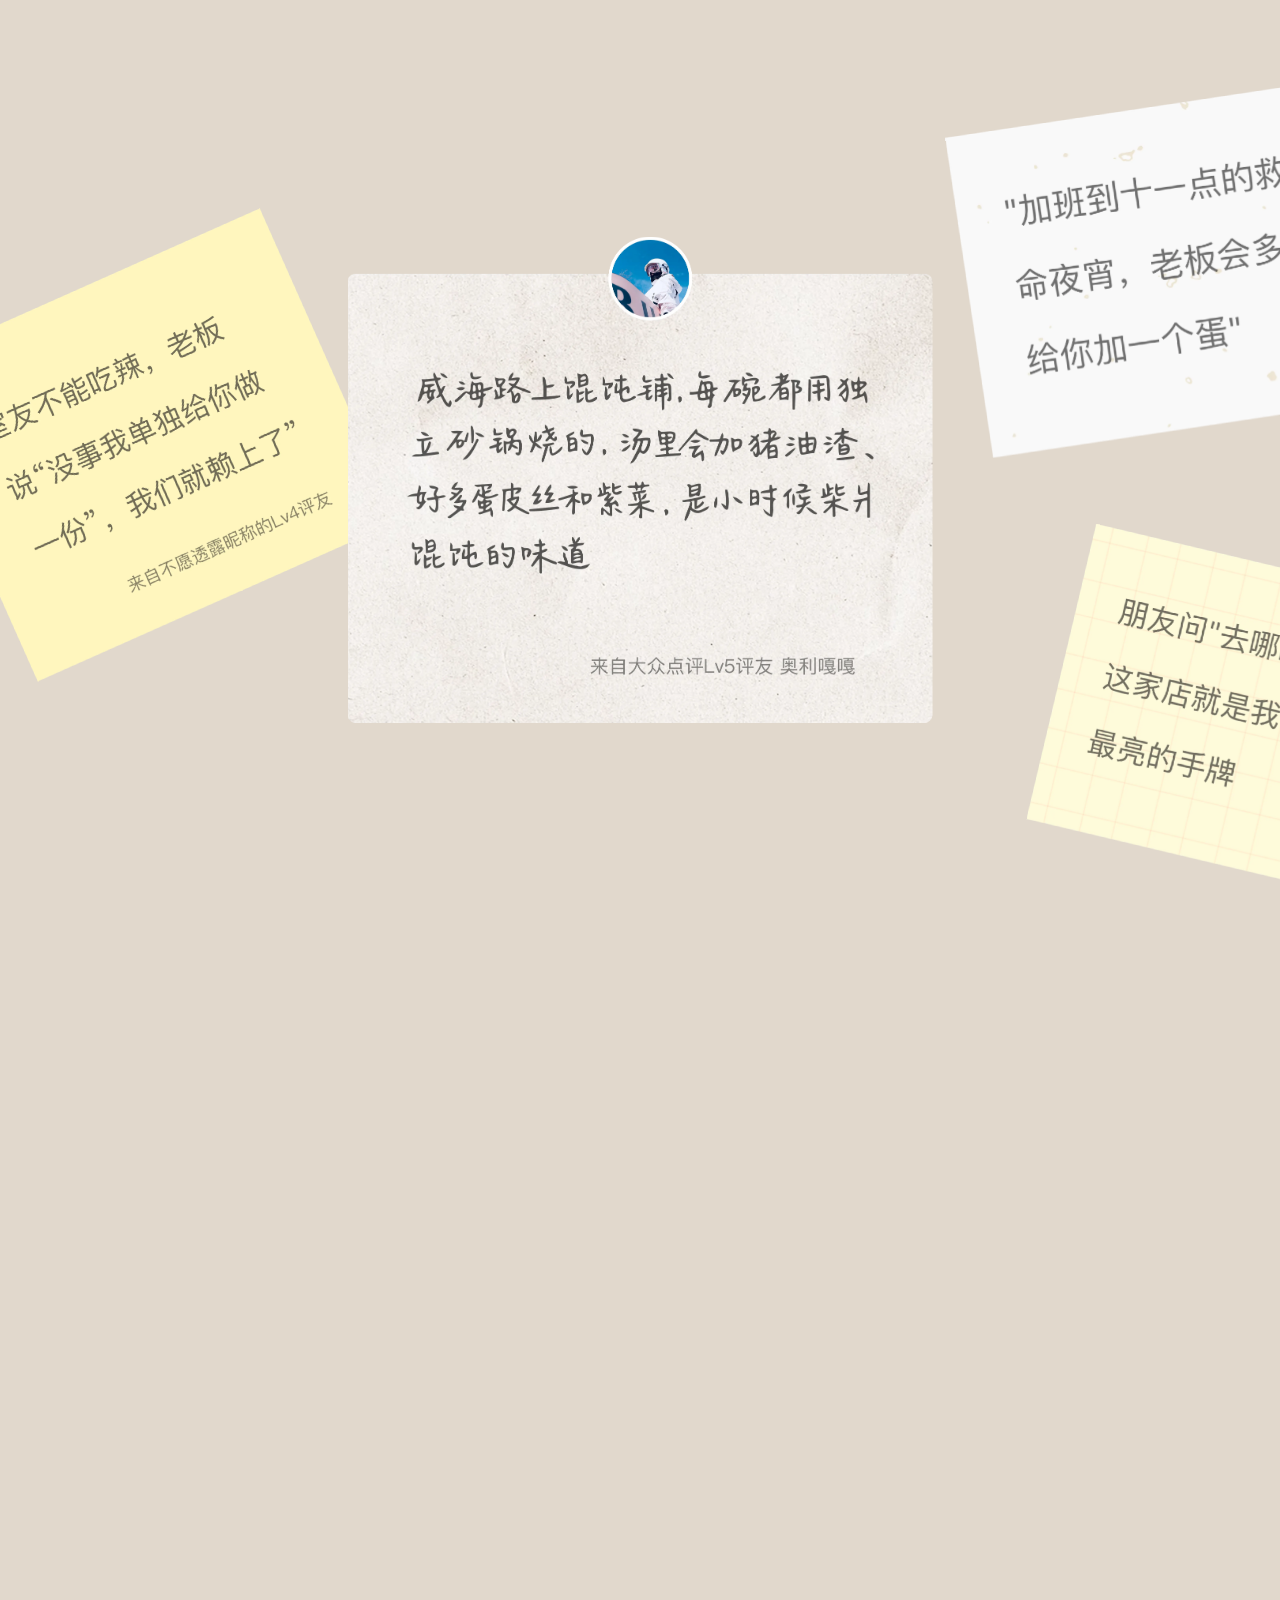
<file: index.html>
<!doctype html>
<html lang="zh-CN">
  <head>
    <meta charset="UTF-8" />
    <meta name="viewport" content="width=device-width, initial-scale=1.0" />
    <title>大众点评 · 生活特辑</title>
    <style>
      :root {
        --bg: #e1d8cc;
        --page-bg: #e1d8cc;
        --muted: rgba(91, 86, 78, 0.52);
        --paper-ease: cubic-bezier(0.22, 1, 0.36, 1);
        --scale: 1;
        --showcase-bg: #73472d;
        --collect-p: 0;
        --fifth-y: 1080px;
        --post-flow-y: 0px;
        --carry-box-x: 0px;
        --carry-box-y: 0px;
        --carry-box-scale: 1;
        --old-card-y: 0px;
        --old-card-scale: 1;
        --old-card-opacity: 1;
        --new-card-offset: 110px;
        --new-card-scale: 0.36;
        --new-card-combined-scale: 0.36;
        --new-card-opacity: 0;
        --box-opacity: 0;
        --box-text-opacity: 0;
        --box-text-y: 24px;
        --fourth-title-opacity: 1;
        --fourth-title-y: 0px;
        --fifth-title-opacity: 0;
        --fifth-title-y: 120px;
        --kicker-color: rgba(224, 218, 211, 0.74);
        --sixth-p: 0;
        --sixth-title-opacity: 0;
        --sixth-title-y: 130px;
        --sixth-side-y: 0px;
        --sixth-purple-x: -900px;
        --sixth-orange-x: 1940px;
        --sixth-page-y: 1080px;
        --seventh-p: 0;
        --seventh-page-y: 1080px;
        --seventh-copy-y: 80px;
        --seventh-folder-y: 70px;
        --eighth-p: 0;
        --eighth-page-y: 1080px;
        --ninth-p: 0;
        --ninth-page-y: 1080px;
        --tenth-p: 0;
        --tenth-page-y: 1080px;
        --eleventh-p: 0;
        --eleventh-page-y: 1080px;
      }

      * {
        box-sizing: border-box;
      }

      html {
        min-height: 100%;
        background: var(--bg);
      }

      body {
        margin: 0;
        min-height: 1180vh;
        overflow-x: hidden;
        color: #111;
        background: #e1d8cc;
        font-family: Inter, Helvetica, Arial, "PingFang SC", "Microsoft YaHei", sans-serif;
      }

      .hero {
        position: sticky;
        top: 0;
        width: 100vw;
        height: 100vh;
        min-height: 620px;
        overflow: hidden;
        background: var(--page-bg);
        isolation: isolate;
      }

      .showcase-mode,
      .collection-mode {
        background: var(--page-bg);
      }

      .collection-mode {
        background: var(--page-bg);
      }

      .hero::before {
        content: "";
        position: absolute;
        inset: 0;
        pointer-events: none;
        opacity: 0;
      }

      .stage {
        position: absolute;
        z-index: 1;
        left: 50%;
        top: 50%;
        width: 1920px;
        height: 1080px;
        transform: translate(-50%, -50%) scale(var(--scale));
        transform-origin: center center;
        contain: layout paint;
      }

      .label {
        position: absolute;
        z-index: 40;
        color: var(--muted);
        font-size: 18px;
        line-height: 1;
        letter-spacing: 0;
        user-select: none;
        display: none;
      }

      .label-left {
        left: 68px;
        top: 45px;
      }

      .label-right {
        right: 70px;
        top: 45px;
      }

      .bottom-label {
        position: absolute;
        left: 50%;
        bottom: 35px;
        z-index: 40;
        transform: translateX(-50%);
        color: rgba(90, 86, 78, 0.62);
        font-size: 15px;
        font-weight: 600;
        letter-spacing: 0;
        opacity: 0.9;
        user-select: none;
        transition: opacity 0.32s ease, transform 0.32s ease;
        display: none;
      }

      .page-indicator {
        position: absolute;
        right: 54px;
        bottom: 42px;
        z-index: 120;
        min-width: 82px;
        padding: 11px 16px 10px;
        border: 1px solid rgba(255, 255, 255, 0.44);
        border-radius: 999px;
        background: rgba(255, 255, 255, 0.68);
        color: rgba(20, 17, 14, 0.78);
        font-size: 18px;
        font-weight: 760;
        line-height: 1;
        text-align: center;
        box-shadow: 0 12px 30px rgba(46, 34, 22, 0.12);
        backdrop-filter: blur(18px);
        -webkit-backdrop-filter: blur(18px);
        pointer-events: none;
        user-select: none;
      }

      .initialStack .bottom-label {
        opacity: 0;
      }

      .title-mode .bottom-label,
      .showcase-mode .bottom-label,
      .collection-mode .bottom-label {
        opacity: 0;
        transform: translate(-50%, 10px);
      }

      .paper-stage {
        position: absolute;
        inset: 0;
        z-index: 10;
        transition: opacity 0.55s ease;
      }

      .paper-stage.dimmed {
        opacity: 1;
      }

      .initialStack .paper-stage {
        cursor: pointer;
      }

      .showcase-mode .paper-stage,
      .collection-mode .paper-stage {
        opacity: 0;
        pointer-events: none;
      }

      .shade {
        position: absolute;
        inset: 0;
        z-index: 18;
        pointer-events: none;
        background: rgba(255, 255, 255, 0.7);
        backdrop-filter: blur(18px);
        -webkit-backdrop-filter: blur(18px);
        opacity: 0;
        transition: opacity 0.72s ease;
      }

      .title-mode .shade {
        opacity: 1;
      }

      .paper {
        position: absolute;
        left: 0;
        top: 0;
        cursor: grab;
        touch-action: none;
        user-select: none;
        opacity: 0;
        will-change: transform;
        transition:
          transform 0.62s cubic-bezier(0.16, 1, 0.3, 1),
          opacity 0.48s ease;
        transition-delay: var(--delay, 0ms);
      }

      .ready .paper {
        opacity: 1;
      }

      .hero:not(.ready) .paper {
        transition: none;
      }

      .paper.dragging {
        cursor: grabbing;
        transition: none;
      }

      .paper-inner {
        position: relative;
        width: 100%;
        height: 100%;
        transform: scale(1);
        transform-origin: center center;
        transition: transform 0.26s ease;
      }

      .paper:not(.dragging):hover .paper-inner {
        transform: translateY(-12px) scale(1.035);
      }

      .paper.main .paper-inner {
        transform: scale(1);
      }

      .paper.main:not(.dragging):hover .paper-inner {
        transform: translateY(-12px) scale(1.035);
      }

      .opening-stack .paper.main .paper-inner {
        transform: translateY(-18px) rotate(-0.8deg) scale(0.965);
        transition-duration: 0.36s;
      }

      .paper-img {
        display: block;
        width: 100%;
        height: 100%;
        object-fit: contain;
        pointer-events: none;
        -webkit-user-drag: none;
      }

      .paper.main {
        cursor: pointer;
      }

      .memory-prompt {
        position: absolute;
        left: 50%;
        top: 350px;
        z-index: 36;
        transform: translateX(-50%);
        color: transparent;
        background: linear-gradient(
          100deg,
          rgba(185, 183, 189, 0.52) 0%,
          rgba(185, 183, 189, 0.52) 38%,
          rgba(255, 255, 255, 0.88) 49%,
          rgba(185, 183, 189, 0.56) 60%,
          rgba(185, 183, 189, 0.52) 100%
        );
        background-size: 260% 100%;
        background-position: 140% 0;
        -webkit-background-clip: text;
        background-clip: text;
        font-size: 34px;
        font-weight: 600;
        letter-spacing: 0;
        animation: promptGlimmer 5s ease-in-out infinite;
        pointer-events: none;
        display: none;
        transition: opacity 0.36s ease, transform 0.36s ease;
      }

      .initialStack.opening-stack .memory-prompt,
      .scattered .memory-prompt,
      .title-mode .memory-prompt,
      .showcase-mode .memory-prompt,
      .collection-mode .memory-prompt {
        opacity: 0;
        transform: translate(-50%, -8px);
      }

      .folder {
        position: absolute;
        left: -44px;
        bottom: -270px;
        z-index: 28;
        width: 2020px;
        height: 360px;
        border-radius: 0 116px 0 0;
        background: #fff9dc;
        box-shadow:
          0 -18px 46px rgba(0, 0, 0, 0.28),
          inset 0 14px 24px rgba(255, 255, 255, 0.58);
        pointer-events: none;
        display: none;
        transition: transform 0.92s var(--paper-ease), opacity 0.58s ease;
      }

      .folder::before {
        content: "";
        position: absolute;
        left: 0;
        right: 0;
        top: -34px;
        height: 64px;
        background: linear-gradient(180deg, rgba(255, 249, 220, 0.96), #fff9dc);
        box-shadow: 0 -20px 36px rgba(0, 0, 0, 0.24);
      }

      .scattered .folder,
      .title-mode .folder,
      .showcase-mode .folder,
      .collection-mode .folder {
        opacity: 0;
        transform: translateY(260px);
      }

      .title-overlay {
        position: absolute;
        left: 0;
        right: 0;
        top: 50%;
        z-index: 30;
        transform: translateY(calc(-50% + 58px));
        opacity: 0;
        text-align: center;
        pointer-events: none;
        transition:
          opacity 0.82s ease,
          transform 0.82s var(--paper-ease);
      }

      .title-mode .title-overlay {
        transform: translateY(calc(-50% - 10px));
        opacity: 1;
      }

      .headline {
        margin: 0;
        color: #050505;
        font-family: "PingFang SC", "Microsoft YaHei", Helvetica, Arial, sans-serif;
        font-size: 78px;
        font-weight: 780;
        line-height: 1.14;
        letter-spacing: 0;
      }

      .title-subtitle {
        margin-top: 34px;
        color: rgba(26, 26, 26, 0.74);
        font-size: 34px;
        font-weight: 760;
        line-height: 1.2;
      }

      .proposal {
        position: absolute;
        left: 50%;
        bottom: 58px;
        z-index: 31;
        transform: translate(-50%, 26px);
        opacity: 0;
        color: rgba(28, 28, 28, 0.46);
        font-size: 20px;
        font-weight: 700;
        line-height: 1.55;
        text-align: center;
        transition:
          opacity 0.72s ease 0.08s,
          transform 0.72s var(--paper-ease) 0.08s;
      }

      .title-mode .proposal {
        transform: translate(-50%, 0);
        opacity: 0.9;
      }

      @keyframes promptGlimmer {
        0%,
        28% {
          background-position: 140% 0;
        }

        88% {
          background-position: -80% 0;
        }

        100% {
          background-position: -80% 0;
        }
      }

      .showcase-stage {
        position: absolute;
        inset: 0;
        z-index: 34;
        opacity: 0;
        pointer-events: none;
        transition: opacity 0.48s ease;
        background: transparent;
        will-change: opacity;
      }

      .collection-mode .showcase-stage {
        background: transparent;
      }

      .showcase-mode .showcase-stage,
      .collection-mode .showcase-stage {
        opacity: 1;
        pointer-events: auto;
      }

      .showcase-copy {
        position: absolute;
        left: 50%;
        top: 48px;
        z-index: 72;
        width: 1400px;
        transform: translate(-50%, 28px);
        text-align: center;
        opacity: 0;
        transition:
          opacity 0.7s ease 0.08s,
          transform 0.78s var(--paper-ease) 0.08s;
      }

      .showcase-mode .showcase-copy,
      .collection-mode .showcase-copy {
        transform: translate(-50%, 0);
        opacity: 1;
      }

      .showcase-kicker {
        margin: 0 0 158px;
        color: rgba(224, 218, 211, 0.74);
        font-size: 18px;
        font-weight: 700;
        line-height: 1;
        letter-spacing: 0;
      }

      .collection-mode .showcase-kicker {
        color: var(--kicker-color);
      }

      .showcase-title {
        margin: 0;
        color: #fff;
        font-family: "PingFang SC", "Microsoft YaHei", Helvetica, Arial, sans-serif;
        font-size: 76px;
        font-weight: 780;
        line-height: 1.1;
        letter-spacing: 0;
      }

      .collection-mode .showcase-title {
        color: #fff;
      }

      .showcase-title--collection {
        display: none;
      }

      .collection-mode .showcase-title--showcase {
        display: block;
        font-size: 76px;
        opacity: calc(var(--fourth-title-opacity) * (1 - var(--sixth-p)));
      }

      .collection-mode .showcase-title--collection {
        display: block;
        position: absolute;
        left: 0;
        right: 0;
        top: 172px;
        font-size: 72px;
        opacity: calc(var(--fifth-title-opacity) * (1 - var(--sixth-p)));
      }

      .showcase-subtitle {
        margin: 32px 0 0;
        color: rgba(235, 231, 226, 0.78);
        font-size: 24px;
        font-weight: 500;
        line-height: 1.45;
        letter-spacing: 0;
      }

      .collection-mode .showcase-subtitle {
        display: block;
        opacity: calc(var(--fourth-title-opacity) * (1 - var(--sixth-p)));
      }

      .showcase-card {
        position: absolute;
        left: 0;
        top: 0;
        width: var(--card-width);
        z-index: var(--card-z);
        opacity: 0;
        transform: translate3d(var(--card-x), calc(var(--card-y) + 190px), 0);
        transition:
          opacity 0.78s ease,
          transform 0.92s var(--paper-ease);
        transition-delay: var(--card-delay);
        will-change: transform, opacity;
      }

      .showcase-mode .showcase-card {
        opacity: 1;
        transform: translate3d(var(--card-x), var(--card-y), 0);
      }

      .showcase-seen.showcase-mode .showcase-card {
        transition-delay: 0s;
        transition-duration: 0.18s, 0.24s;
      }

      .collection-mode .showcase-card {
        z-index: 16;
        transition: none;
        transform-origin: center center;
      }

      .showcase-card-inner {
        width: 100%;
      }

      .showcase-card:hover .showcase-card-inner {
        animation: hoverFloat 1.45s ease-in-out infinite;
      }

      .showcase-seen.showcase-mode .question-card .showcase-card-inner {
        animation: questionCardFloat 1.8s ease-in-out infinite;
      }

      .showcase-seen.showcase-mode .question-card {
        cursor: pointer;
      }

      .collection-mode .question-card .showcase-card-inner {
        animation: none;
      }

      .showcase-card img {
        display: block;
        width: 100%;
        height: auto;
        pointer-events: none;
        -webkit-user-drag: none;
      }

      .collection-result {
        position: absolute;
        left: 622px;
        top: 420px;
        z-index: 12;
        width: 680px;
        opacity: var(--box-opacity);
        transform: translate3d(var(--carry-box-x), calc(var(--fifth-y) + var(--carry-box-y)), 0)
          scale(var(--carry-box-scale));
        transition: none;
        pointer-events: none;
        will-change: transform, opacity;
      }

      .collection-mode .collection-result {
        opacity: var(--box-opacity);
        transform: translate3d(var(--carry-box-x), calc(var(--fifth-y) + var(--carry-box-y)), 0)
          scale(calc(var(--carry-box-scale) + (1 - var(--collect-p)) * 0.018));
      }

      .collection-result img,
      .collection-front-layer img {
        display: block;
        width: 100%;
        height: auto;
        -webkit-user-drag: none;
      }

      .box-back {
        position: absolute;
        left: 50%;
        top: -25px;
        z-index: 1;
        width: 91%;
        transform: translateX(-50%);
        pointer-events: none;
      }

      .box-front {
        position: relative;
        z-index: 3;
      }

      .collection-front-layer {
        position: absolute;
        left: 622px;
        top: 420px;
        z-index: 24;
        width: 680px;
        opacity: var(--box-opacity);
        transform: translate3d(var(--carry-box-x), calc(var(--fifth-y) + var(--carry-box-y)), 0)
          scale(calc(var(--carry-box-scale) + (1 - var(--collect-p)) * 0.018));
        pointer-events: none;
        will-change: transform, opacity;
      }

      .collection-box-text {
        display: none;
        position: absolute;
        left: 64px;
        top: 86px;
        z-index: 25;
        color: #0d0d0d;
        opacity: 0;
        transform: translateY(18px);
      }

      .collection-box-title {
        margin: 0;
        font-size: 43px;
        font-weight: 790;
        line-height: 1.35;
        letter-spacing: 0;
      }

      .collection-box-subtitle {
        margin: 34px 0 0;
        color: rgba(0, 0, 0, 0.54);
        font-size: 23px;
        font-weight: 680;
        letter-spacing: 0;
      }

      .collection-mode .collection-box-text {
        opacity: var(--box-text-opacity);
        transform: translateY(var(--box-text-y));
      }

      .new-card {
        position: absolute;
        z-index: 22;
        width: var(--new-width);
        opacity: 0;
        transform: translate3d(860px, 540px, 0) scale(0.22) rotate(var(--new-rotate-start, 0deg));
        transform-origin: center center;
        pointer-events: none;
        will-change: transform, opacity;
      }

      .new-card-outside {
        z-index: 28;
      }

      .new-card img {
        display: block;
        width: 100%;
        height: auto;
        -webkit-user-drag: none;
      }

      .collection-mode .new-card {
        opacity: var(--new-card-opacity);
        transform: translate3d(
            calc(var(--new-x) + var(--carry-box-x)),
            calc(var(--new-y) + var(--new-card-offset) + var(--fifth-y) + var(--carry-box-y)),
            0
          )
          scale(var(--new-card-combined-scale)) rotate(var(--new-rotate));
      }

      .sixth-panel {
        position: absolute;
        inset: 0;
        z-index: 8;
        background: transparent;
        opacity: 1;
        transform: translate3d(0, var(--sixth-page-y), 0);
        pointer-events: none;
      }

      .sixth-copy {
        position: absolute;
        left: 50%;
        top: 164px;
        z-index: 36;
        width: 760px;
        transform: translate(-50%, calc(var(--sixth-page-y) + var(--sixth-title-y)));
        opacity: var(--sixth-title-opacity);
        text-align: center;
        pointer-events: none;
      }

      .sixth-title {
        margin: 0;
        color: #090807;
        font-size: 68px;
        font-weight: 800;
        line-height: 1.48;
        letter-spacing: 0;
      }

      .sixth-side-card {
        position: absolute;
        top: 292px;
        z-index: 20;
        opacity: var(--sixth-p);
        pointer-events: none;
        will-change: transform, opacity;
      }

      .sixth-center-card {
        display: none;
        position: absolute;
        left: 610px;
        top: 462px;
        z-index: 24;
        width: 700px;
        opacity: var(--sixth-p);
        transform: translate3d(0, calc(var(--sixth-page-y) + var(--sixth-side-y)), 0);
        pointer-events: none;
      }

      .sixth-center-card img {
        display: block;
        width: 100%;
        height: auto;
        -webkit-user-drag: none;
      }

      .sixth-side-card img {
        display: block;
        width: 100%;
        height: auto;
        -webkit-user-drag: none;
      }

      .sixth-side-card--purple {
        left: 0;
        width: 552px;
        transform: translate3d(var(--sixth-purple-x), calc(var(--sixth-page-y) + var(--sixth-side-y)), 0);
      }

      .sixth-side-card--orange {
        left: 0;
        width: 552px;
        transform: translate3d(var(--sixth-orange-x), calc(var(--sixth-page-y) + var(--sixth-side-y)), 0);
      }

      .seventh-panel {
        position: absolute;
        inset: 0;
        z-index: 58;
        background: transparent;
        opacity: 1;
        transform: translate3d(0, var(--seventh-page-y), 0);
        pointer-events: none;
      }

      .seventh-copy {
        position: absolute;
        left: 116px;
        top: 372px;
        width: 700px;
        transform: translate3d(0, var(--seventh-copy-y), 0);
        opacity: var(--seventh-p);
      }

      .seventh-copy h2 {
        margin: 0;
        color: #0a0908;
        font-size: 70px;
        font-weight: 800;
        line-height: 1.5;
        letter-spacing: 0;
      }

      .seventh-copy p {
        margin: 44px 0 0;
        color: #14110f;
        font-size: 26px;
        font-weight: 500;
        line-height: 1.46;
        letter-spacing: 0;
      }

      .seventh-folder {
        position: absolute;
        left: 850px;
        top: 88px;
        width: 1018px;
        height: auto;
        transform: translate3d(0, var(--seventh-folder-y), 0);
        opacity: var(--seventh-p);
        -webkit-user-drag: none;
        will-change: transform, opacity;
      }

      .flow-panel {
        position: absolute;
        inset: 0;
        pointer-events: none;
        overflow: hidden;
        will-change: transform;
      }

      .page-kicker {
        position: absolute;
        left: 0;
        right: 0;
        top: 46px;
        z-index: 8;
        margin: 0;
        text-align: center;
        color: rgba(255, 255, 255, 0.62);
        font-size: 18px;
        font-weight: 700;
        line-height: 1;
        letter-spacing: 0;
      }

      .flow-panel > .page-kicker {
        display: none;
      }

      .eighth-panel {
        z-index: 68;
        background: transparent;
        opacity: 1;
        transform: translate3d(0, var(--eighth-page-y), 0);
      }

      .eighth-copy {
        position: absolute;
        left: 0;
        right: 0;
        top: 118px;
        text-align: center;
        color: #fff7f0;
      }

      .eighth-copy h2 {
        margin: 0;
        font-size: 66px;
        font-weight: 800;
        line-height: 1.15;
        letter-spacing: 0;
      }

      .eighth-copy p {
        margin: 35px 0 0;
        font-size: 24px;
        font-weight: 500;
        line-height: 1.4;
        color: rgba(255, 247, 240, 0.92);
      }

      .phone-demo {
        position: absolute;
        left: 50%;
        top: 315px;
        width: 408px;
        height: 900px;
        transform: translateX(-50%);
        background: #f3f1ee;
        overflow: hidden;
      }

      .phone-demo--rounded {
        border-radius: 34px;
        border: 9px solid rgba(0, 0, 0, 0.5);
      }

      .page-phone-image {
        position: absolute;
        display: block;
        width: 444px;
        height: auto;
        -webkit-user-drag: none;
        will-change: transform;
      }

      .page-phone-image--ninth {
        left: 1222px;
        top: 60px;
      }

      .page-embed {
        position: absolute;
        left: 1222px;
        top: 60px;
        width: 444px;
        height: 920px;
        border: 0;
        border-radius: 28px;
        background: #fff;
        overflow: hidden;
        pointer-events: auto;
        will-change: transform;
      }

      .page-embed iframe,
      .feed-embed iframe {
        display: block;
        width: 100%;
        height: 100%;
        border: 0;
        background: #fff;
      }

      .feed-embed {
        position: absolute;
        left: 50%;
        top: 560px;
        width: 760px;
        height: 360px;
        transform: translateX(-50%);
        border: 0;
        border-radius: 22px;
        background: #fff;
        overflow: hidden;
        pointer-events: auto;
        will-change: transform;
      }

      .page-phone-image--tenth {
        left: 1250px;
        top: 76px;
      }

      .phone-status {
        position: absolute;
        left: 38px;
        right: 30px;
        top: 25px;
        display: flex;
        justify-content: space-between;
        color: #fff;
        font-size: 19px;
        font-weight: 750;
        z-index: 5;
      }

      .phone-status.dark {
        color: #111;
      }

      .phone-topbar {
        position: absolute;
        left: 20px;
        right: 20px;
        top: 74px;
        z-index: 5;
        display: flex;
        justify-content: space-between;
        color: #fff;
        font-size: 36px;
        line-height: 1;
      }

      .phone-hero {
        position: absolute;
        left: 28px;
        top: 82px;
        width: 352px;
        height: 210px;
      }

      .phone-hero img {
        position: absolute;
        display: block;
        height: auto;
        -webkit-user-drag: none;
      }

      .phone-hero .mini-beer {
        left: 42px;
        top: 0;
        width: 170px;
        transform: rotate(-2deg);
      }

      .phone-hero .mini-yellow {
        left: 182px;
        top: 14px;
        width: 86px;
        transform: rotate(-8deg);
      }

      .phone-hero .mini-shop {
        left: 246px;
        top: 8px;
        width: 92px;
        transform: rotate(8deg);
      }

      .phone-hero .mini-friends {
        left: 266px;
        top: 66px;
        width: 88px;
        transform: rotate(5deg);
      }

      .phone-main-card {
        position: absolute;
        left: 28px;
        right: 28px;
        top: 152px;
        height: 176px;
        border-radius: 0;
        background: #f1e3da;
        padding: 31px 26px;
        color: #0b0a09;
      }

      .phone-main-card h3 {
        margin: 0;
        font-size: 26px;
        line-height: 1.45;
        font-weight: 790;
      }

      .phone-main-card p {
        margin: 23px 0 0;
        color: rgba(0, 0, 0, 0.55);
        font-size: 15px;
        font-weight: 650;
      }

      .phone-profile-strip {
        position: absolute;
        left: 15px;
        right: 15px;
        top: 315px;
        height: 78px;
        border-radius: 11px;
        background: rgba(224, 202, 190, 0.82);
        display: flex;
        align-items: center;
        gap: 12px;
        padding: 0 16px;
        color: #29211d;
        font-size: 14px;
      }

      .avatar-dot {
        width: 34px;
        height: 34px;
        border-radius: 50%;
        object-fit: cover;
      }

      .badge-pill {
        margin-left: auto;
        padding: 5px 8px;
        border-radius: 999px;
        background: #fff3a4;
        color: #111;
        font-weight: 780;
      }

      .phone-list {
        position: absolute;
        left: 0;
        right: 0;
        top: 412px;
        bottom: 0;
        border-radius: 20px 20px 0 0;
        background: #f7f7f7;
        padding: 22px;
      }

      .phone-list-meta {
        display: flex;
        justify-content: space-between;
        color: rgba(0, 0, 0, 0.5);
        font-size: 13px;
        margin-bottom: 16px;
      }

      .phone-place-card {
        min-height: 92px;
        border-radius: 12px;
        background: #fff;
        display: grid;
        grid-template-columns: 70px 1fr;
        gap: 12px;
        padding: 12px;
        align-items: center;
      }

      .phone-place-card img {
        width: 68px;
        height: 68px;
        border-radius: 8px;
        object-fit: cover;
      }

      .phone-place-card strong {
        display: block;
        font-size: 16px;
      }

      .phone-place-card span {
        display: block;
        margin-top: 8px;
        color: #f15a24;
        font-size: 13px;
      }

      .phone-note-card {
        margin-top: 20px;
        border-radius: 13px;
        background: #fff;
        padding: 18px;
        min-height: 164px;
        font-size: 15px;
        line-height: 1.6;
      }

      .phone-note-card img {
        float: right;
        width: 76px;
        height: 54px;
        margin-left: 12px;
        border-radius: 6px;
        object-fit: cover;
      }

      .bubble-card {
        position: absolute;
        z-index: 3;
        border: 1px solid rgba(255, 255, 255, 0.28);
        border-radius: 20px;
        background: rgba(217, 200, 188, 0.56);
        box-shadow: inset 0 1px 0 rgba(255, 255, 255, 0.18), 0 22px 50px rgba(48, 28, 18, 0.16);
        backdrop-filter: blur(18px);
        opacity: var(--bubble-ready);
        transform: translate3d(var(--bubble-move-x, 0px), var(--bubble-move-y, 0px), 0)
          scale(var(--bubble-scale, 0.58));
        transform-origin: center center;
        transition: filter 0.24s ease;
      }

      .bubble-card--small {
        width: 180px;
        height: 58px;
        border-radius: 22px;
      }

      .bubble-card--wide {
        width: 436px;
        height: 140px;
      }

      .bubble-card--large {
        width: 486px;
        height: 210px;
      }

      .bubble-card--xl {
        width: 482px;
        height: 210px;
      }

      .page-ninth,
      .page-tenth,
      .page-eleventh {
        transform: translate3d(0, var(--page-y), 0);
        opacity: 1;
      }

      .page-ninth {
        --page-y: var(--ninth-page-y);
        --page-p: var(--ninth-p);
        z-index: 78;
        background: transparent;
      }

      .page-tenth {
        --page-y: var(--tenth-page-y);
        --page-p: var(--tenth-p);
        z-index: 88;
        background: transparent;
      }

      .page-eleventh {
        --page-y: var(--eleventh-page-y);
        --page-p: var(--eleventh-p);
        z-index: 98;
        background: transparent;
      }

      .split-copy {
        position: absolute;
        left: 190px;
        top: 426px;
        color: #080706;
      }

      .split-copy h2 {
        margin: 0;
        font-size: 66px;
        line-height: 1.18;
        font-weight: 800;
      }

      .split-copy p {
        margin: 35px 0 0;
        font-size: 28px;
        line-height: 1.35;
        font-weight: 500;
      }

      .create-modal {
        position: absolute;
        left: 26px;
        right: 26px;
        bottom: 26px;
        height: 466px;
        border-radius: 16px;
        background: linear-gradient(#fff, #eef9ff);
        box-shadow: 0 -10px 28px rgba(0, 0, 0, 0.12);
        padding: 42px 24px;
        text-align: center;
      }

      .create-modal::before {
        content: "×";
        position: absolute;
        right: 22px;
        top: 18px;
        font-size: 26px;
      }

      .create-carousel {
        display: flex;
        justify-content: center;
        gap: 18px;
        margin-bottom: 36px;
      }

      .create-carousel .book-cover {
        width: 92px;
        height: 190px;
        border-radius: 9px;
        background: linear-gradient(145deg, #7c4a2d, #e5d6c8);
        transform: rotate(-8deg);
      }

      .create-carousel .book-cover:nth-child(2) {
        width: 112px;
        transform: rotate(0deg);
        background: #e5e5e5;
      }

      .create-carousel .book-cover:nth-child(3) {
        transform: rotate(8deg);
        background: linear-gradient(145deg, #b28a62, #e7f1f4);
      }

      .create-modal h3 {
        margin: 0;
        font-size: 22px;
        line-height: 1.8;
      }

      .create-modal button {
        margin-top: 38px;
        width: 190px;
        height: 48px;
        border: 0;
        border-radius: 999px;
        background: #ff5d33;
        color: #fff;
        font-size: 18px;
        font-weight: 760;
      }

      .profile-phone {
        position: absolute;
        left: 1260px;
        top: 78px;
        width: 448px;
        height: 990px;
        border-radius: 34px;
        background: linear-gradient(#d9eff8, #fff 38%);
        overflow: hidden;
        box-shadow: 0 22px 42px rgba(0, 0, 0, 0.18);
      }

      .profile-phone .phone-status {
        color: #0c0c0c;
      }

      .profile-top {
        margin-top: 130px;
        text-align: center;
      }

      .profile-top img {
        width: 72px;
        height: 72px;
        border-radius: 50%;
        object-fit: cover;
      }

      .profile-top h3 {
        margin: 18px 0 0;
        font-size: 25px;
      }

      .profile-top p {
        margin: 22px auto 0;
        width: 300px;
        color: rgba(0, 0, 0, 0.48);
        font-size: 13px;
        line-height: 1.6;
      }

      .profile-stats {
        display: flex;
        justify-content: center;
        gap: 34px;
        margin-top: 28px;
        font-size: 16px;
        font-weight: 760;
      }

      .achievement-row {
        display: grid;
        grid-template-columns: repeat(3, 1fr);
        gap: 10px;
        margin: 26px 26px 0;
      }

      .achievement {
        height: 92px;
        border-radius: 10px;
        background: rgba(247, 247, 247, 0.86);
        display: grid;
        place-items: center;
        text-align: center;
        font-size: 13px;
        color: rgba(0, 0, 0, 0.62);
      }

      .profile-section {
        margin: 34px 26px 0;
      }

      .profile-section h4 {
        margin: 0 0 15px;
        font-size: 22px;
      }

      .special-grid {
        display: grid;
        grid-template-columns: repeat(3, 1fr);
        gap: 10px;
      }

      .special-tile {
        height: 164px;
        border-radius: 9px;
        overflow: hidden;
        background: #333;
        position: relative;
      }

      .special-tile img,
      .feed-tile img {
        width: 100%;
        height: 100%;
        object-fit: cover;
      }

      .special-tile span {
        position: absolute;
        left: 9px;
        right: 9px;
        bottom: 9px;
        color: #fff;
        font-size: 15px;
        font-weight: 750;
        line-height: 1.25;
      }

      .tab-row {
        display: flex;
        gap: 28px;
        margin: 30px 26px 18px;
        font-size: 22px;
        font-weight: 780;
      }

      .feed-row {
        display: grid;
        grid-template-columns: 1fr 1fr;
        gap: 10px;
        margin: 0 26px;
      }

      .feed-tile {
        height: 168px;
        border-radius: 9px;
        overflow: hidden;
      }

      .orange-copy {
        position: absolute;
        left: 190px;
        top: 430px;
        color: #fff;
      }

      .orange-copy h2 {
        margin: 0;
        font-size: 70px;
        line-height: 1.15;
        font-weight: 800;
      }

      .orange-copy p {
        margin: 34px 0 0;
        color: rgba(255, 255, 255, 0.94);
        font-size: 26px;
        line-height: 1.55;
      }

      .eleventh-copy {
        position: absolute;
        left: 0;
        right: 0;
        top: 140px;
        text-align: center;
        color: #fff7f0;
      }

      .eleventh-copy h2 {
        margin: 0;
        font-size: 62px;
        line-height: 1.55;
        font-weight: 800;
      }

      .eleventh-copy p {
        margin: 28px 0 0;
        color: rgba(255, 247, 240, 0.72);
        font-size: 25px;
      }

      .tool-cards {
        position: absolute;
        left: 200px;
        right: 200px;
        top: 470px;
        display: grid;
        grid-template-columns: repeat(3, 1fr);
        gap: 92px;
      }

      .tool-card {
        height: 538px;
        background: #d9d9d9;
        display: grid;
        place-items: center;
        color: #0b0b0b;
        font-size: 27px;
        font-weight: 500;
      }

      @keyframes hoverFloat {
        0%,
        100% {
          transform: translateY(0);
        }

        50% {
          transform: translateY(-12px);
        }
      }

      @keyframes questionCardFloat {
        0%,
        100% {
          transform: translateY(0);
        }

        50% {
          transform: translateY(-10px);
        }
      }

      @keyframes gatherToBox {
        0% {
          opacity: 1;
          transform: translate3d(var(--card-x), var(--card-y), 0) scale(1);
        }

        62% {
          opacity: 1;
          transform: translate3d(var(--merge-x, 770px), 438px, 0) scale(var(--merge-scale, 0.44));
        }

        100% {
          opacity: 0;
          transform: translate3d(858px, 486px, 0) scale(0.12);
        }
      }

      @keyframes boxPulseIn {
        0% {
          opacity: 0;
          transform: translate3d(0, 86px, 0) scale(0.84);
        }

        36% {
          opacity: 1;
          transform: translate3d(0, 0, 0) scale(1.035);
        }

        52% {
          transform: translate3d(0, 0, 0) scale(0.972);
        }

        74%,
        100% {
          opacity: 1;
          transform: translate3d(0, 0, 0) scale(1);
        }
      }

      @keyframes popFromBox {
        0% {
          opacity: 0;
          transform: translate3d(870px, 492px, 0) scale(0.2) rotate(var(--new-rotate-start, 0deg));
        }

        44% {
          opacity: 1;
          transform: translate3d(var(--new-x), calc(var(--new-y) - 26px), 0) scale(1.08)
            rotate(var(--new-rotate));
        }

        100% {
          opacity: 1;
          transform: translate3d(var(--new-x), var(--new-y), 0) scale(1) rotate(var(--new-rotate));
        }
      }

      @keyframes textFloatIn {
        0% {
          opacity: 0;
          transform: translateY(18px);
        }

        100% {
          opacity: 1;
          transform: translateY(0);
        }
      }

      @media (max-aspect-ratio: 16 / 9) {
        .headline {
          font-size: 74px;
        }
      }
    </style>
  </head>
  <body>
    <main class="hero" id="hero">
      <div class="stage" id="stage">
        <div class="label label-left">Special Collection</div>
        <div class="label label-right">· 生活特辑</div>
        <section class="paper-stage" id="paperStage" aria-label="生活特辑纸片">
          <article class="paper yellow" data-id="roommate" aria-label="室友纸片">
            <div class="paper-inner">
              <img class="paper-img" src="assets/web-v3-yellow.webp" alt="" />
            </div>
          </article>

          <article class="paper grid" data-id="friend" aria-label="朋友问去哪吃纸片">
            <div class="paper-inner">
              <img class="paper-img" src="assets/web-v3-grid.webp" alt="" />
            </div>
          </article>

          <article class="paper white" data-id="night" aria-label="加班夜宵纸片">
            <div class="paper-inner">
              <img class="paper-img" src="assets/web-v3-night.webp" alt="" />
            </div>
          </article>

          <article class="paper main" data-id="main" aria-label="主纸条">
            <div class="paper-inner">
              <img class="paper-img" src="assets/web-v3-main.webp" alt="" />
            </div>
          </article>
        </section>

        <div class="shade"></div>
        <div class="title-overlay" aria-hidden="true">
          <h1 class="headline">有些“特别之处”，只有你知道</h1>
          <div class="title-subtitle">大众点评 · 生活特辑</div>
        </div>
        <div class="proposal">by 吴韵佳</div>
        <div class="bottom-label">只有你知道的 · 特别之处</div>
        <div class="page-indicator" id="pageIndicator" aria-label="当前页码">1/11</div>
        <div class="memory-prompt">点击查看特别记忆</div>
        <div class="folder" aria-hidden="true"></div>

        <section class="showcase-stage" aria-label="生活特辑定义展示">
          <div class="showcase-copy">
            <p class="showcase-kicker">大众点评 · 生活特辑</p>
            <h2 class="showcase-title showcase-title--showcase">内容很多，但人被淹没了</h2>
            <h2 class="showcase-title showcase-title--collection">把内容重新聚到一个人身上</h2>
            <p class="showcase-subtitle">
              这些零散的体会和分享，一直存在，但缺少一个以“我”为中心的出口
            </p>
          </div>

          <article
            class="showcase-card"
            style="--card-x: 172px; --card-y: 518px; --card-width: 590px; --card-z: 1; --card-delay: 0.04s; --merge-delay: 0s; --merge-x: 620px; --merge-y: 520px; --merge-scale: 0.42"
            aria-label="点评卡片"
          >
            <div class="showcase-card-inner">
              <img src="assets/group-56.webp" alt="" />
            </div>
          </article>

          <article
            class="showcase-card"
            style="--card-x: 1172px; --card-y: 430px; --card-width: 338px; --card-z: 4; --card-delay: 0.18s; --merge-delay: 0.08s; --merge-x: 774px; --merge-y: 520px; --merge-scale: 0.66"
            aria-label="美食推荐卡片"
          >
            <div class="showcase-card-inner">
              <img src="assets/group-57.webp" alt="" />
            </div>
          </article>

          <article
            class="showcase-card"
            style="--card-x: 1400px; --card-y: 566px; --card-width: 414px; --card-z: 2; --card-delay: 0.3s; --merge-delay: 0.14s; --merge-x: 836px; --merge-y: 542px; --merge-scale: 0.58"
            aria-label="店铺笔记卡片"
          >
            <div class="showcase-card-inner">
              <img src="assets/group-58.webp" alt="" />
            </div>
          </article>

          <article
            class="showcase-card question-card"
            style="--card-x: 752px; --card-y: 476px; --card-width: 432px; --card-z: 6; --card-delay: 0.36s; --merge-delay: 0.2s; --merge-x: 704px; --merge-y: 490px; --merge-scale: 0.72"
            aria-label="未知地点卡片"
          >
            <div class="showcase-card-inner">
              <img src="assets/web-v3-circle.webp" alt="" />
            </div>
          </article>

          <article class="collection-result" aria-label="汇聚后的生活特辑卡片">
            <img class="box-back" src="assets/web-v3-box-back.webp" alt="" />
          </article>

          <article class="collection-front-layer" aria-hidden="true">
            <img class="box-front" src="assets/web-v3-box-front.webp" alt="" />
            <div class="collection-box-text">
              <h3 class="collection-box-title">大学毕业前，<br />和室友吃完的大学路</h3>
              <p class="collection-box-subtitle">四年，四条胃，一家一家吃过来的。</p>
            </div>
          </article>

          <article
            class="new-card"
            style="--new-x: 718px; --new-y: 406px; --new-width: 286px; --new-rotate: -3deg; --new-rotate-start: -14deg; --new-delay: 0.92s"
            aria-label="弹出的啤酒小卡"
          >
            <img src="assets/web-v3-small-left1.webp" alt="" />
          </article>

          <article
            class="new-card"
            style="--new-x: 936px; --new-y: 436px; --new-width: 154px; --new-rotate: -8deg; --new-rotate-start: 10deg; --new-delay: 1.02s"
            aria-label="弹出的黄色小卡"
          >
            <img src="assets/web-v3-small-left2.webp" alt="" />
          </article>

          <article
            class="new-card"
            style="--new-x: 1064px; --new-y: 414px; --new-width: 158px; --new-rotate: 10deg; --new-rotate-start: -10deg; --new-delay: 1.12s"
            aria-label="弹出的店铺小卡"
          >
            <img src="assets/web-v3-small-right1.webp" alt="" />
          </article>

          <article
            class="new-card new-card-outside"
            style="--new-x: 1146px; --new-y: 480px; --new-width: 144px; --new-rotate: 6deg; --new-rotate-start: 16deg; --new-delay: 1.22s"
            aria-label="弹出的合影小卡"
          >
            <img src="assets/web-v3-small-single.webp" alt="" />
          </article>

          <section class="sixth-panel" aria-hidden="true"></section>

          <section class="sixth-copy" aria-label="翻开特辑标题">
            <h2 class="sixth-title">翻开特辑<br />走进一个人的生活</h2>
          </section>

          <article class="sixth-side-card sixth-side-card--purple" aria-label="紫色生活特辑卡片">
            <img src="assets/web-v3-purple-box.webp" alt="" />
          </article>

          <article class="sixth-side-card sixth-side-card--orange" aria-label="橙色生活特辑卡片">
            <img src="assets/web-v3-orange-box.webp" alt="" />
          </article>

          <section class="seventh-panel" aria-label="生活特辑定义展示">
            <div class="seventh-copy">
              <h2>让“真实去过的人”<br />定义“值得去的地方”</h2>
              <p>生活特辑是生活家把自己去过、有态度、觉得<br />值得说的地方，挑出来装订后分享出来</p>
            </div>
            <img class="seventh-folder" src="assets/web-v3-kraft-folder.webp" alt="" />
          </section>

          <section class="flow-panel eighth-panel" aria-label="想到一块儿去了">
            <p class="page-kicker">大众点评 · 生活特辑</p>
            <div class="eighth-copy">
              <h2>有人和你想到一块儿去了</h2>
              <p>一个人把自己的生活片段，轻轻递给另一个人。如果对方也觉得不错，那你们想到一块儿去了</p>
            </div>

            <div class="phone-demo" aria-label="生活特辑手机预览">
              <div class="phone-status"><span>9:31</span><span>▮▮ ︿ ▰</span></div>
              <div class="phone-topbar"><span>‹</span><span>⇧</span></div>
              <div class="phone-hero">
                <img class="mini-beer" src="assets/web-v3-small-left1.webp" alt="" />
                <img class="mini-yellow" src="assets/web-v3-small-left2.webp" alt="" />
                <img class="mini-shop" src="assets/web-v3-small-right1.webp" alt="" />
                <img class="mini-friends" src="assets/web-v3-small-single.webp" alt="" />
              </div>
              <div class="phone-main-card">
                <h3>大学毕业前，<br />和室友吃完的大学路</h3>
                <p>四年，四条胃，一家一家吃过来的。</p>
              </div>
              <div class="phone-profile-strip">
                <img class="avatar-dot" src="assets/web-v3-author-name.webp" alt="" />
                <strong>奥利嘎嘎</strong>
                <span>大学生｜吃辣星人</span>
                <span class="badge-pill">95%</span>
              </div>
              <div class="phone-list">
                <div class="phone-list-meta"><span>12个地点</span><span>更新于2026年7月7日</span></div>
                <div class="phone-place-card">
                  <img src="assets/web-v3-small-single.webp" alt="" />
                  <div><strong>草根夜档·潮汕老字号·小炒排挡</strong><span>3.9星　¥107/人　1.5km</span></div>
                </div>
                <div class="phone-note-card">
                  <img src="assets/web-v3-small-left1.webp" alt="" />
                  每次聚餐都说换一家，最后还是拐回这家排挡。安琪拉：老板真的很有人情味
                </div>
              </div>
            </div>

            <div class="bubble-card bubble-card--small" style="left: 530px; top: 355px; --bubble-from-x: 390px; --bubble-from-y: 505px; --bubble-ready: 0"></div>
            <div class="bubble-card bubble-card--wide" style="left: 220px; top: 492px; --bubble-from-x: 610px; --bubble-from-y: 470px; --bubble-ready: 0"></div>
            <div class="bubble-card bubble-card--large" style="left: 346px; top: 756px; --bubble-from-x: 626px; --bubble-from-y: 500px; --bubble-ready: 0"></div>
            <div class="bubble-card bubble-card--small" style="left: 1268px; top: 432px; width: 236px; --bubble-from-x: 1010px; --bubble-from-y: 480px; --bubble-ready: 0"></div>
            <div class="bubble-card bubble-card--xl" style="left: 1207px; top: 562px; --bubble-from-x: 1034px; --bubble-from-y: 516px; --bubble-ready: 0"></div>
          </section>

          <section class="flow-panel page-ninth" aria-label="创建你的生活特辑">
            <p class="page-kicker" style="color: rgba(40, 35, 30, 0.72)">大众点评 · 生活特辑</p>
            <div class="split-copy">
              <h2>创建你的生活特辑</h2>
              <p>把你的“特别之处”，装订成册</p>
            </div>
            <div class="page-embed" aria-label="内嵌创建页面预览">
              <iframe data-src="./embedded-create/" loading="lazy" title="创建你的生活特辑预览"></iframe>
            </div>
          </section>

          <section class="flow-panel page-tenth" aria-label="你的特辑更好地表达自己">
            <p class="page-kicker">大众点评 · 生活特辑</p>
            <div class="orange-copy">
              <h2>你的特辑——更好的表达自己</h2>
              <p>每一次“去过”和“觉得好”，都是你的独家坐标。<br />把它们整理成册，放在个人主页上——你的判断，有了自己的位置。</p>
            </div>
            <div class="feed-embed" aria-label="内嵌信息流链路预览">
              <iframe data-src="./embedded-feed/home.html" loading="lazy" title="信息流链路预览"></iframe>
            </div>
          </section>

          <section class="flow-panel page-eleventh" aria-label="消费决策工具">
            <p class="page-kicker">大众点评 · 生活特辑</p>
            <div class="eleventh-copy">
              <h2>不只是“创作者的表达工具”<br />更是“大众点评消费决策工具”</h2>
              <p>是让每一次真实去过，都能帮下一个相似的人少纠结一点</p>
            </div>
            <div class="tool-cards">
              <div class="tool-card">信息流</div>
              <div class="tool-card">搜索</div>
              <div class="tool-card">地图</div>
            </div>
          </section>
        </section>
      </div>
    </main>

    <script>
      const DESIGN = { width: 1920, height: 1080 };
      const VISIBILITY_PAD = 92;
      const stage = document.getElementById("stage");
      const hero = document.getElementById("hero");
      const paperStage = document.getElementById("paperStage");
      const pageIndicator = document.getElementById("pageIndicator");
      const showcaseStage = document.querySelector(".showcase-stage");
      const papers = Array.from(document.querySelectorAll(".paper"));
      const showcaseCards = Array.from(document.querySelectorAll(".showcase-card"));
      const showcaseImages = Array.from(document.querySelectorAll(".showcase-card img"));
      const questionCard = document.querySelector(".question-card");
      const deferredEmbeds = Array.from(document.querySelectorAll("iframe[data-src]"));
      const bubbleCards = Array.from(document.querySelectorAll(".bubble-card"));
      const rootStyle = document.documentElement.style;
      const rootVarCache = new Map();

      const collectTargets = [
        { x: 880, y: 592, scale: 0.18 },
        { x: 862, y: 562, scale: 0.28 },
        { x: 848, y: 580, scale: 0.22 },
        { x: 752, y: 476, scale: 1 }
      ];

      const collectZ = [13, 17, 14, 19];

      // Coordinates are authored in the 1920x1080 design space and scaled as a stage.
      const notes = {
        roommate: {
          size: [549, 500],
          initial: { x: 686, y: 342, rotate: -12, z: 2 },
          scattered: { x: 96, y: 284, rotate: -12, z: 2 },
          delay: 180
        },
        friend: {
          size: [387, 400],
          initial: { x: 766, y: 392, rotate: 7, z: 4 },
          scattered: { x: 1442, y: 646, rotate: 7, z: 4 },
          delay: 420
        },
        night: {
          size: [486, 423],
          initial: { x: 717, y: 380, rotate: -4, z: 3 },
          scattered: { x: 1338, y: 112, rotate: -4, z: 3 },
          delay: 300
        },
        main: {
          size: [702, 583],
          initial: { x: 609, y: 300, rotate: 0, z: 10 },
          scattered: { x: 609, y: 284, rotate: 0, z: 10 },
          title: { x: 609, y: 284, rotate: 0, z: 10 },
          delay: 0
        }
      };

      let mode = "initialStack";
      let hasOpened = false;
      let scale = 1;
      let activeDrag = null;
      let zPeak = 80;
      let lastScrollY = window.scrollY;
      let openingTimer = null;
      let scrollFrame = 0;
      let hasSeenShowcase = false;
      let showcaseSeenTimer = null;
      let clickScrollFrame = 0;
      let suppressClickUntil = 0;
      let gestureLockUntil = 0;
      let isPageAnimating = false;
      let currentNewCardScale = 0.36;
      let lastBackgroundKey = "";
      let lastCollectionKey = "";
      let lastSixthKey = "";
      let lastSeventhKey = "";
      let lastEighthKey = "";
      let wheelGestureDelta = 0;
      let wheelGestureTimer = 0;
      let wheelGestureTriggered = false;
      let touchStartY = 0;
      let touchStartX = 0;
      let touchStarted = false;

      function setRootVar(name, value) {
        const next = String(value);
        if (rootVarCache.get(name) === next) return;
        rootVarCache.set(name, next);
        rootStyle.setProperty(name, next);
      }

      function clamp01(value) {
        return Math.max(0, Math.min(1, value));
      }

      function smooth(value) {
        const x = clamp01(value);
        return x * x * (3 - 2 * x);
      }

      function mix(a, b, progress) {
        return Math.round(a + (b - a) * progress);
      }

      const pageBackgrounds = {
        1: "#E1D8CC",
        2: "#E1D8CC",
        3: "#73472D",
        4: "#FF6600",
        5: "#F9D959",
        6: "#F9F3E4",
        7: "#73472D",
        8: "#F9F3E4",
        9: "#FF6600",
        10: "#73472D",
        11: "#E1D8CC"
      };

      function updateFixedBackground(scrollY) {
        const page = getPageNumber(scrollY);
        const backgroundKey = `${page}`;
        if (backgroundKey === lastBackgroundKey) return;
        lastBackgroundKey = backgroundKey;

        setRootVar("--page-bg", pageBackgrounds[page] || pageBackgrounds[6]);
      }

      function easeInOutCubic(progress) {
        const p = clamp01(progress);
        return p < 0.5 ? 4 * p * p * p : 1 - Math.pow(-2 * p + 2, 3) / 2;
      }

      function smoothScrollTo(targetY, duration = 820) {
        if (clickScrollFrame) {
          window.cancelAnimationFrame(clickScrollFrame);
          clickScrollFrame = 0;
        }

        const startY = window.scrollY;
        const maxY = Math.max(0, document.documentElement.scrollHeight - window.innerHeight);
        const endY = Math.max(0, Math.min(maxY, targetY));
        const distance = endY - startY;
        if (Math.abs(distance) < 2) {
          isPageAnimating = false;
          wheelGestureDelta = 0;
          wheelGestureTriggered = false;
          return;
        }

        isPageAnimating = true;
        gestureLockUntil = performance.now() + duration + 320;
        const startTime = performance.now();
        const step = (now) => {
          const elapsed = now - startTime;
          const progress = clamp01(elapsed / duration);
          window.scrollTo(0, startY + distance * easeInOutCubic(progress));
          if (progress < 1) {
            clickScrollFrame = window.requestAnimationFrame(step);
          } else {
            clickScrollFrame = 0;
            isPageAnimating = false;
            wheelGestureDelta = 0;
          }
        };

        clickScrollFrame = window.requestAnimationFrame(step);
      }

      function getScrollStops() {
        const h = window.innerHeight;
        const collectionEnd = h * 2.9;
        const postPageSpan = h * 1.18;
        return [
          0,
          h * 0.42,
          h * 1.32,
          collectionEnd,
          collectionEnd + postPageSpan,
          collectionEnd + postPageSpan * 2,
          collectionEnd + postPageSpan * 3,
          collectionEnd + postPageSpan * 4,
          collectionEnd + postPageSpan * 5,
          collectionEnd + postPageSpan * 6
        ];
      }

      function scrollToNextScreen() {
        if (isPageAnimating) return;
        const h = window.innerHeight;
        const collectionEnd = h * 2.9;

        if (mode === "initialStack") {
          openStackGently();
          smoothScrollTo(h * 0.42, 760);
          return;
        }

        if (mode === "showcaseMode") {
          smoothScrollTo(collectionEnd, 1180);
          return;
        }

        if (mode === "collectionMode" && window.scrollY < collectionEnd - 26) {
          smoothScrollTo(collectionEnd, 1180);
          return;
        }

        const stops = getScrollStops();
        const next = stops.find((stop) => stop > window.scrollY + 30);
        smoothScrollTo(next ?? document.documentElement.scrollHeight - window.innerHeight, 820);
      }

      function scrollToPreviousScreen() {
        if (isPageAnimating) return;
        const stops = getScrollStops();
        const previous = [...stops].reverse().find((stop) => stop < window.scrollY - 30);
        smoothScrollTo(previous ?? 0, 760);
      }

      function triggerGestureNavigation(direction) {
        const now = performance.now();
        if (isPageAnimating || now < gestureLockUntil) return;
        wheelGestureDelta = 0;

        if (direction > 0) {
          scrollToNextScreen();
        } else {
          scrollToPreviousScreen();
        }
      }

      function updateSixthProgress(rawProgress) {
        const progressKey = rawProgress.toFixed(3);
        if (progressKey === lastSixthKey) return;
        lastSixthKey = progressKey;

        const p = smooth(rawProgress);
        const kicker = {
          r: mix(255, 74, p),
          g: mix(226, 66, p),
          b: mix(205, 49, p),
          a: 0.74
        };

        setRootVar(
          "--kicker-color",
          `rgba(${kicker.r}, ${kicker.g}, ${kicker.b}, ${kicker.a})`
        );
        setRootVar("--sixth-p", p.toFixed(3));
        setRootVar("--sixth-title-opacity", smooth((rawProgress - 0.16) / 0.42).toFixed(3));
        setRootVar("--sixth-title-y", `${(1 - p) * 132}px`);
        setRootVar("--sixth-side-y", `${(1 - p) * 96}px`);
        setRootVar("--sixth-purple-x", `${-710 + p * 678}px`);
        setRootVar("--sixth-orange-x", `${1940 - p * 540}px`);
      }

      function updateSeventhProgress(rawProgress) {
        const progressKey = rawProgress.toFixed(3);
        if (progressKey === lastSeventhKey) return;
        lastSeventhKey = progressKey;

        const p = smooth(rawProgress);
        setRootVar("--seventh-p", p.toFixed(3));
        setRootVar("--seventh-copy-y", `${(1 - p) * 90}px`);
        setRootVar("--seventh-folder-y", `${(1 - p) * 84}px`);
        setRootVar("--kicker-color", "rgba(74, 66, 49, 0.74)");
      }

      function updateEighthProgress(rawProgress) {
        const progressKey = rawProgress.toFixed(3);
        if (progressKey === lastEighthKey) return;
        lastEighthKey = progressKey;

        const p = smooth(rawProgress);
        setRootVar("--eighth-p", p.toFixed(3));
        setRootVar("--kicker-color", "rgba(255, 247, 240, 0.62)");

        bubbleCards.forEach((bubble, index) => {
          const staggered = smooth((rawProgress - 0.62 - index * 0.045) / 0.22);
          const fromX = Number.parseFloat(bubble.style.getPropertyValue("--bubble-from-x")) || 0;
          const fromY = Number.parseFloat(bubble.style.getPropertyValue("--bubble-from-y")) || 0;
          bubble.style.setProperty("--bubble-ready", staggered.toFixed(3));
          bubble.style.setProperty("--bubble-move-x", `${fromX * (1 - staggered)}px`);
          bubble.style.setProperty("--bubble-move-y", `${fromY * (1 - staggered)}px`);
          bubble.style.setProperty("--bubble-scale", (0.58 + staggered * 0.42).toFixed(3));
        });
      }

      function updatePlainPageProgress(name, rawProgress) {
        const p = smooth(rawProgress);
        setRootVar(`--${name}-p`, p.toFixed(3));
      }

      function getPageNumber(scrollY) {
        const h = window.innerHeight;
        const collectionStart = h * 1.68;
        const collectionEnd = h * 2.9;
        const postPageSpan = h * 1.18;

        if (scrollY < h * 0.36) return 1;
        if (scrollY < h * 1.28) return 2;
        if (scrollY < collectionStart + (collectionEnd - collectionStart) * 0.58) return 3;
        if (scrollY < collectionEnd) return 4;

        return Math.min(11, 5 + Math.floor((scrollY - collectionEnd) / postPageSpan));
      }

      function updatePageIndicator(scrollY) {
        pageIndicator.textContent = `${getPageNumber(scrollY)}/11`;
      }

      function loadEmbedsForPage(scrollY) {
        const page = getPageNumber(scrollY);
        deferredEmbeds.forEach((iframe, index) => {
          const triggerPage = index === 0 ? 8 : 9;
          if (page < triggerPage || iframe.src) return;
          iframe.src = iframe.dataset.src;
        });
      }

      function updatePostFlow(designScroll) {
        const carryProgress = clamp01(designScroll / DESIGN.height);
        const carryExtra = Math.max(0, designScroll - DESIGN.height);
        const carryX = -12 * carryProgress;
        const carryY = 60 * carryProgress - carryExtra;
        const carryScale = 1 + carryProgress * 0.029;
        const newCombinedScale = currentNewCardScale * carryScale;

        setRootVar("--post-flow-y", `${designScroll}px`);
        setRootVar("--carry-box-x", `${carryX}px`);
        setRootVar("--carry-box-y", `${carryY}px`);
        setRootVar("--carry-box-scale", carryScale.toFixed(3));
        setRootVar("--new-card-combined-scale", newCombinedScale.toFixed(3));
        setRootVar("--sixth-page-y", `${1080 - designScroll}px`);
        setRootVar("--seventh-page-y", `${2160 - designScroll}px`);
        setRootVar("--eighth-page-y", `${3240 - designScroll}px`);
        setRootVar("--ninth-page-y", `${4320 - designScroll}px`);
        setRootVar("--tenth-page-y", `${5400 - designScroll}px`);
        setRootVar("--eleventh-page-y", `${6480 - designScroll}px`);
      }

      function updateCollectionProgress(rawProgress) {
        const progressKey = rawProgress.toFixed(3);
        if (progressKey === lastCollectionKey) return;
        lastCollectionKey = progressKey;

        const p = smooth(rawProgress);
        const reveal = smooth((rawProgress - 0.56) / 0.24);
        const pageY = 0;
        const cardP = smooth((rawProgress - 0.05) / 0.56);
        const oldFade = 1 - smooth((rawProgress - 0.56) / 0.24);
        const newPop = smooth((rawProgress - 0.64) / 0.28);
        const boxText = smooth((rawProgress - 0.68) / 0.24);
        const fourthTitle = 1 - smooth((rawProgress - 0.58) / 0.22);
        const fifthTitle = smooth((rawProgress - 0.62) / 0.24);

        setRootVar("--collect-p", p.toFixed(3));
        setRootVar("--kicker-color", rawProgress < 0.58 ? "rgba(224, 218, 211, 0.74)" : "rgba(255, 226, 205, 0.74)");
        setRootVar("--fifth-y", `${pageY}px`);
        setRootVar("--old-card-y", `${p * 410}px`);
        setRootVar("--old-card-scale", (1 - p * 0.58).toFixed(3));
        setRootVar("--old-card-opacity", oldFade.toFixed(3));
        setRootVar("--box-opacity", reveal.toFixed(3));
        setRootVar("--box-text-opacity", boxText.toFixed(3));
        setRootVar("--box-text-y", `${(1 - boxText) * 24}px`);
        setRootVar("--new-card-offset", `${(1 - newPop) * 128}px`);
        currentNewCardScale = 0.36 + newPop * 0.64;
        setRootVar("--new-card-scale", currentNewCardScale.toFixed(3));
        setRootVar("--new-card-combined-scale", currentNewCardScale.toFixed(3));
        setRootVar("--new-card-opacity", newPop.toFixed(3));
        setRootVar("--fourth-title-opacity", fourthTitle.toFixed(3));
        setRootVar("--fifth-title-opacity", fifthTitle.toFixed(3));
        setRootVar("--sixth-p", "0");
        setRootVar("--sixth-title-opacity", "0");
        setRootVar("--sixth-title-y", "132px");
        setRootVar("--sixth-side-y", "96px");
        setRootVar("--sixth-purple-x", "-710px");
        setRootVar("--sixth-orange-x", "1940px");
        setRootVar("--seventh-p", "0");
        setRootVar("--seventh-copy-y", "90px");
        setRootVar("--seventh-folder-y", "84px");
        setRootVar("--eighth-p", "0");
        setRootVar("--ninth-p", "0");
        setRootVar("--tenth-p", "0");
        setRootVar("--eleventh-p", "0");
        bubbleCards.forEach((bubble) => {
          const fromX = Number.parseFloat(bubble.style.getPropertyValue("--bubble-from-x")) || 0;
          const fromY = Number.parseFloat(bubble.style.getPropertyValue("--bubble-from-y")) || 0;
          bubble.style.setProperty("--bubble-ready", "0");
          bubble.style.setProperty("--bubble-move-x", `${fromX}px`);
          bubble.style.setProperty("--bubble-move-y", `${fromY}px`);
          bubble.style.setProperty("--bubble-scale", "0.58");
        });

        showcaseCards.forEach((card, index) => {
          if (rawProgress <= 0) {
            card.style.opacity = "";
            card.style.transform = "";
            card.style.zIndex = "";
            return;
          }

          const startX = Number.parseFloat(card.style.getPropertyValue("--card-x")) || 0;
          const startY = Number.parseFloat(card.style.getPropertyValue("--card-y")) || 0;
          const target = collectTargets[index] || collectTargets[0];
          const targetX = target.x;
          const targetY = target.y + pageY;
          const x = startX + (targetX - startX) * cardP;
          const y = startY + (targetY - startY) * cardP;
          const scale = 1 + (target.scale - 1) * cardP;

          card.style.opacity = oldFade.toFixed(3);
          card.style.zIndex = String(collectZ[index] || 13);
          card.style.transform = `translate3d(${x}px, ${y}px, 0) scale(${scale.toFixed(3)})`;
        });
      }

      const state = Object.fromEntries(
        Object.entries(notes).map(([id, note]) => [id, { ...note.initial }])
      );

      function updateScale() {
        scale = Math.max(window.innerWidth / DESIGN.width, window.innerHeight / DESIGN.height);
        stage.style.setProperty("--scale", scale);
      }

      function clampPosition(id, x, y) {
        const [width, height] = notes[id].size;
        return {
          x: Math.min(DESIGN.width - VISIBILITY_PAD, Math.max(-width + VISIBILITY_PAD, x)),
          y: Math.min(DESIGN.height - VISIBILITY_PAD, Math.max(-height + VISIBILITY_PAD, y))
        };
      }

      function placePaper(el, pose, delay = 0) {
        const id = el.dataset.id;
        const [width, height] = notes[id].size;
        el.style.width = `${width}px`;
        el.style.height = `${height}px`;
        el.style.zIndex = pose.z;
        el.style.setProperty("--delay", `${delay}ms`);
        el.style.transform = `translate3d(${pose.x}px, ${pose.y}px, 0) rotate(${pose.rotate}deg)`;
      }

      function render(delayed = false) {
        paperStage.classList.toggle("dimmed", mode === "titleMode");
        hero.classList.toggle("initialStack", mode === "initialStack");
        hero.classList.toggle("scattered", mode === "scattered");
        hero.classList.toggle("title-mode", mode === "titleMode");
        hero.classList.toggle("showcase-mode", mode === "showcaseMode");
        hero.classList.toggle("collection-mode", mode === "collectionMode");
        hero.classList.toggle("showcase-seen", hasSeenShowcase && mode === "showcaseMode");
        papers.forEach((el) => {
          const id = el.dataset.id;
          placePaper(el, state[id], delayed ? notes[id].delay : 0);
        });
      }

      function moveToScattered(nextMode = "scattered", delayed = true) {
        mode = nextMode;
        hasOpened = true;
        Object.entries(notes).forEach(([id, note]) => {
          state[id] = { ...note.scattered };
        });
        render(delayed);
      }

      function openStackGently() {
        if (openingTimer) return;
        openingTimer = window.setTimeout(() => {
          openingTimer = null;
          moveToScattered("scattered", false);
          if (window.scrollY > window.innerHeight * 0.36) {
            window.setTimeout(() => {
              if (window.scrollY > window.innerHeight * 1.68 && mode === "scattered") {
                enterCollectionMode();
              } else if (window.scrollY > window.innerHeight * 1.28 && mode === "scattered") {
                enterShowcaseMode();
              } else if (window.scrollY > window.innerHeight * 0.36 && mode === "scattered") {
                enterTitleMode();
              }
            }, 620);
          }
        }, 220);
      }

      function enterTitleMode() {
        mode = "titleMode";
        hasOpened = true;
        Object.entries(notes).forEach(([id, note]) => {
          state[id] = { ...(note.title || note.scattered) };
        });
        render(true);
      }

      function enterShowcaseMode() {
        const firstShowcaseVisit = !hasSeenShowcase;
        mode = "showcaseMode";
        hasOpened = true;
        Object.entries(notes).forEach(([id, note]) => {
          state[id] = { ...(note.title || note.scattered) };
        });
        render(true);
        if (firstShowcaseVisit) {
          if (showcaseSeenTimer) window.clearTimeout(showcaseSeenTimer);
          showcaseSeenTimer = window.setTimeout(() => {
            hasSeenShowcase = true;
            showcaseSeenTimer = null;
            if (mode === "showcaseMode") {
              hero.classList.add("showcase-seen");
            }
          }, 1120);
        }
      }

      function enterCollectionMode() {
        mode = "collectionMode";
        hasOpened = true;
        Object.entries(notes).forEach(([id, note]) => {
          state[id] = { ...(note.title || note.scattered) };
        });
        render(true);
      }

      function leaveTitleMode() {
        mode = "scattered";
        hasOpened = true;
        Object.entries(notes).forEach(([id, note]) => {
          state[id] = { ...note.scattered };
        });
        render(true);
      }

      function moveToInitialStack() {
        mode = "initialStack";
        hasOpened = false;
        hero.classList.remove("opening-stack");
        if (openingTimer) {
          window.clearTimeout(openingTimer);
          openingTimer = null;
        }
        Object.entries(notes).forEach(([id, note]) => {
          state[id] = { ...note.initial };
        });
        render(true);
      }

      // Only an upward return to the very top restores the first-screen stack.
      function handleScroll() {
        const trigger = window.innerHeight * 0.36;
        const showcaseTrigger = window.innerHeight * 1.28;
        const collectionStart = window.innerHeight * 1.68;
        const collectionEnd = window.innerHeight * 2.9;
        const postPageSpan = window.innerHeight * 1.18;
        const collectionProgress = clamp01((window.scrollY - collectionStart) / (collectionEnd - collectionStart));
        const maxPostFlow = DESIGN.height * 6;
        const postFlow = Math.min(
          maxPostFlow,
          Math.max(0, ((window.scrollY - collectionEnd) / postPageSpan) * DESIGN.height)
        );
        const sixthProgress = clamp01(postFlow / DESIGN.height);
        const seventhProgress = clamp01((postFlow - DESIGN.height) / DESIGN.height);
        const eighthProgress = clamp01((postFlow - DESIGN.height * 2) / DESIGN.height);
        const ninthProgress = clamp01((postFlow - DESIGN.height * 3) / DESIGN.height);
        const tenthProgress = clamp01((postFlow - DESIGN.height * 4) / DESIGN.height);
        const eleventhProgress = clamp01((postFlow - DESIGN.height * 5) / DESIGN.height);
        const currentScrollY = window.scrollY;
        const isScrollingUp = currentScrollY < lastScrollY;

        updateFixedBackground(currentScrollY);
        updatePageIndicator(currentScrollY);
        loadEmbedsForPage(currentScrollY);
        updateCollectionProgress(collectionProgress);
        updatePostFlow(postFlow);
        if (sixthProgress > 0) {
          updateSixthProgress(sixthProgress);
        }
        if (seventhProgress > 0) {
          updateSeventhProgress(seventhProgress);
        }
        if (eighthProgress > 0) {
          updateEighthProgress(eighthProgress);
        }
        if (ninthProgress > 0) {
          updatePlainPageProgress("ninth", ninthProgress);
        }
        if (tenthProgress > 0) {
          updatePlainPageProgress("tenth", tenthProgress);
        }
        if (eleventhProgress > 0) {
          updatePlainPageProgress("eleventh", eleventhProgress);
        }

        if (currentScrollY <= 4 && isScrollingUp) {
          if (hasOpened) {
            if (mode !== "scattered") moveToScattered("scattered", false);
          } else if (mode !== "initialStack") {
            moveToInitialStack();
          }
        } else if (mode === "initialStack" && currentScrollY > 8) {
          openStackGently();
        } else if (currentScrollY > collectionStart) {
          if (mode !== "collectionMode") enterCollectionMode();
        } else if (currentScrollY > showcaseTrigger) {
          if (mode !== "showcaseMode") enterShowcaseMode();
        } else if (currentScrollY > trigger) {
          if (mode !== "titleMode") enterTitleMode();
        } else if (mode === "titleMode" || mode === "showcaseMode" || mode === "collectionMode") {
          leaveTitleMode();
        }

        lastScrollY = currentScrollY;
      }

      function requestScrollUpdate() {
        if (scrollFrame) return;
        scrollFrame = window.requestAnimationFrame(() => {
          scrollFrame = 0;
          handleScroll();
        });
      }

      function startDrag(event, el) {
        if (event.button !== undefined && event.button !== 0) return;
        const id = el.dataset.id;
        if (mode !== "scattered") return;
        event.preventDefault();
        el.setPointerCapture?.(event.pointerId);
        el.classList.add("dragging");
        state[id].z = ++zPeak;
        placePaper(el, state[id], 0);
        activeDrag = {
          id,
          el,
          pointerId: event.pointerId,
          startX: event.clientX,
          startY: event.clientY,
          originX: state[id].x,
          originY: state[id].y,
          moved: false
        };
      }

      function dragMove(event) {
        if (!activeDrag || event.pointerId !== activeDrag.pointerId) return;
        const dx = (event.clientX - activeDrag.startX) / scale;
        const dy = (event.clientY - activeDrag.startY) / scale;
        const clamped = clampPosition(
          activeDrag.id,
          activeDrag.originX + dx,
          activeDrag.originY + dy
        );
        if (Math.abs(dx) > 3 || Math.abs(dy) > 3) {
          activeDrag.moved = true;
        }
        state[activeDrag.id].x = clamped.x;
        state[activeDrag.id].y = clamped.y;
        placePaper(activeDrag.el, state[activeDrag.id], 0);
      }

      function endDrag(event) {
        if (!activeDrag || event.pointerId !== activeDrag.pointerId) return;
        if (activeDrag.moved) {
          suppressClickUntil = performance.now() + 260;
        }
        activeDrag.el.releasePointerCapture?.(event.pointerId);
        activeDrag.el.classList.remove("dragging");
        activeDrag = null;
      }

      function handleWheelGesture(event) {
        if (activeDrag) return;
        if (Math.abs(event.deltaY) < Math.abs(event.deltaX)) return;
        event.preventDefault();

        window.clearTimeout(wheelGestureTimer);
        wheelGestureTimer = window.setTimeout(() => {
          wheelGestureDelta = 0;
          wheelGestureTriggered = false;
        }, 180);

        if (isPageAnimating || wheelGestureTriggered) return;
        wheelGestureDelta += event.deltaY;
        if (Math.abs(wheelGestureDelta) < 42) return;

        wheelGestureTriggered = true;
        triggerGestureNavigation(wheelGestureDelta > 0 ? 1 : -1);
      }

      function handleTouchStart(event) {
        if (activeDrag) return;
        if (event.touches.length !== 1) return;
        touchStarted = true;
        touchStartY = event.touches[0].clientY;
        touchStartX = event.touches[0].clientX;
      }

      function handleTouchMove(event) {
        if (!touchStarted || activeDrag) return;
        event.preventDefault();
      }

      function handleTouchEnd(event) {
        if (!touchStarted || activeDrag || !event.changedTouches.length) return;
        const touch = event.changedTouches[0];
        const deltaY = touchStartY - touch.clientY;
        const deltaX = touchStartX - touch.clientX;
        touchStarted = false;

        if (Math.abs(deltaY) < 34 || Math.abs(deltaY) < Math.abs(deltaX) * 1.25) return;
        if (isPageAnimating) return;
        triggerGestureNavigation(deltaY > 0 ? 1 : -1);
      }

      function initialize() {
        updateScale();
        papers.forEach((el) => {
          const id = el.dataset.id;
          const note = notes[id];
          const [width, height] = note.size;
          el.style.width = `${width}px`;
          el.style.height = `${height}px`;
          el.addEventListener("pointerdown", (event) => startDrag(event, el));
          el.addEventListener("pointermove", dragMove);
          el.addEventListener("pointerup", endDrag);
          el.addEventListener("pointercancel", endDrag);
          el.addEventListener("lostpointercapture", () => {
            el.classList.remove("dragging");
            activeDrag = null;
          });
        });

        showcaseImages.forEach((img) => {
          img.draggable = false;
        });

        questionCard.addEventListener("click", (event) => {
          if (mode !== "showcaseMode" || isPageAnimating) return;
          event.stopPropagation();
          triggerGestureNavigation(1);
        });

        window.addEventListener("resize", () => {
          lastBackgroundKey = "";
          lastCollectionKey = "";
          lastSixthKey = "";
          lastSeventhKey = "";
          lastEighthKey = "";
          updateScale();
          render(false);
          requestScrollUpdate();
        });
        window.addEventListener("wheel", handleWheelGesture, { passive: false });
        window.addEventListener("touchstart", handleTouchStart, { passive: true });
        window.addEventListener("touchmove", handleTouchMove, { passive: false });
        window.addEventListener("touchend", handleTouchEnd, { passive: true });
        window.addEventListener("scroll", requestScrollUpdate, { passive: true });
        updateCollectionProgress(0);
        render(false);
        handleScroll();
        window.requestAnimationFrame(() => {
          hero.classList.add("ready");
        });
        window.setTimeout(() => {
          if (mode === "initialStack" && window.scrollY < window.innerHeight * 0.18) {
            openStackGently();
          }
        }, 1000);
      }

      initialize();
    </script>
  </body>
</html>
</file>
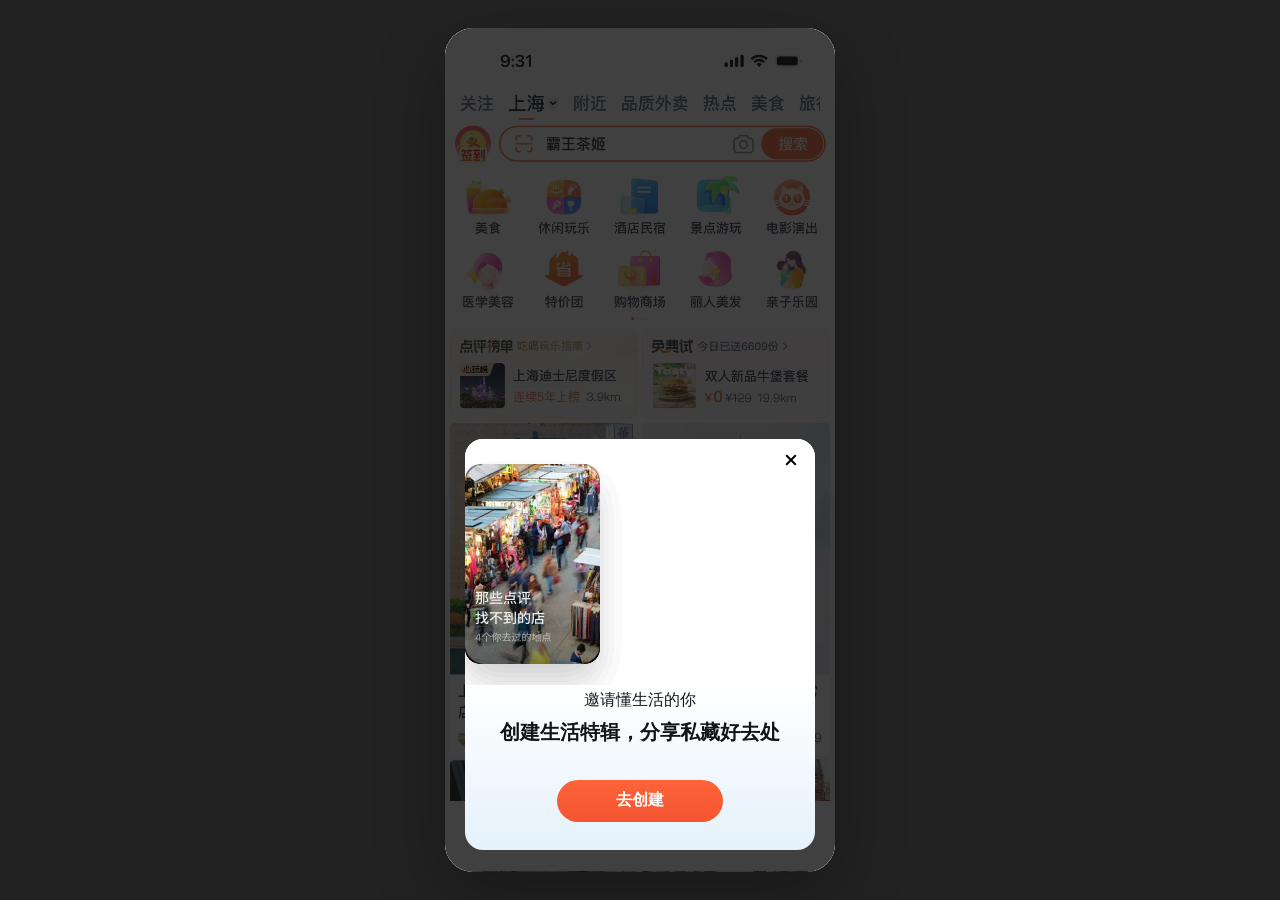
<file: embedded-create/index.html>
<!doctype html>
<html lang="zh-CN">
  <head>
    <meta charset="UTF-8" />
    <meta name="viewport" content="width=device-width, initial-scale=1.0" />
    <title>生活特辑</title>
    <link rel="stylesheet" href="./styles.css?v=28" />
  </head>
  <body>
    <main class="phone-shell" aria-label="生活特辑页面">
      <section class="page-capture" aria-hidden="true">
        <img class="page-bg" src="./assets/life-home-bg.webp" alt="" />
      </section>
      <section class="modal-layer is-open" id="lifeModal" aria-modal="true" role="dialog" aria-labelledby="modalTitle">
        <button class="scrim" id="scrimClose" type="button" aria-label="关闭弹窗"></button>
        <div class="modal-card" role="document">
          <button class="close-button" id="closeModal" type="button" aria-label="关闭">
            <span></span>
            <span></span>
          </button>

          <div class="modal-visual">
            <span class="poster poster-1"></span>
            <span class="poster poster-2"></span>
            <span class="poster poster-3"></span>
            <span class="poster poster-4"></span>
            <span class="poster poster-5"></span>
          </div>

          <div class="modal-content">
            <p class="eyebrow">邀请懂生活的你</p>
            <h2 id="modalTitle">创建生活特辑，分享私藏好去处</h2>
            <div class="modal-actions">
              <button class="primary-action" id="claimButton" type="button">去创建</button>
            </div>
          </div>
        </div>
      </section>

      <section class="create-page" id="createPage" aria-label="创建生活特辑">
        <div class="create-status">
          <img src="./assets/create-status-bar.webp" alt="" />
        </div>
        <header class="create-header">
          <button class="create-close" id="createClose" type="button" aria-label="关闭">
            <img src="./assets/create-close.webp" alt="" />
          </button>
          <h1>创建生活特辑</h1>
        </header>
        <h2 class="create-title">选几家你想要收录的地点</h2>
        <label class="create-search">
          <img src="./assets/search-icon.webp" alt="" />
          <input type="text" placeholder="输入地点名搜索" />
        </label>
        <div class="create-tags" aria-label="推荐分类">
          <button type="button">吃吃喝喝</button>
          <button type="button">早☕️晚🍷</button>
          <button type="button">小众探索</button>
          <button type="button">大学路</button>
          <button type="button">🍞面包脑袋</button>
        </div>
        <div class="place-cloud" aria-label="地点列表">
          <button class="place-card place-card-a" type="button">
            <span class="add-badge">+</span>
            <img src="./assets/place-amao.webp" alt="" />
            <strong>阿毛的深夜食堂</strong>
            <em>打卡过3次</em>
          </button>
          <button class="place-card place-card-b" type="button">
            <span class="add-badge">+</span>
            <img src="./assets/place-aying.webp" alt="" />
            <strong>阿英家拌川</strong>
            <em>6月24日打卡过</em>
          </button>
          <button class="place-card place-card-c" type="button">
            <span class="add-badge">+</span>
            <img src="./assets/place-sanmuchuan.webp" alt="" />
            <strong>三木川菜</strong>
            <em>7月5日打卡过</em>
          </button>
          <button class="place-card place-card-d" type="button">
            <span class="add-badge">+</span>
            <img src="./assets/place-museum.webp" alt="" />
            <strong>浦东美术馆</strong>
            <em>6月30日打卡过</em>
          </button>
          <button class="place-card place-card-e" type="button">
            <span class="add-badge">+</span>
            <img src="./assets/place-ama-zaodian.webp" alt="" />
            <strong>阿嬷早点</strong>
            <em>消费过15次</em>
          </button>
        </div>
        <div class="selection-drawer" id="selectionDrawer" aria-live="polite">
          <div class="selected-list" id="selectedList" aria-label="已选择地点"></div>
          <button class="next-step" type="button">下一步</button>
        </div>
      </section>

      <section class="intro-page" id="introPage" aria-label="介绍生活特辑">
        <div class="create-status">
          <img src="./assets/create-status-bar.webp" alt="" />
        </div>
        <header class="create-header">
          <button class="intro-back" id="introBack" type="button" aria-label="返回">
            <img src="./assets/create-close.webp" alt="" />
          </button>
          <h1>创建生活特辑</h1>
        </header>
        <div class="intro-content">
          <button class="cover-editor" type="button">
            <span class="collage-tile collage-tile-a"></span>
            <span class="collage-tile collage-tile-b"></span>
            <span class="collage-tile collage-tile-c"></span>
            <span class="collage-tile collage-tile-d"></span>
            <img id="coverImage" src="./assets/card-4.webp" alt="" />
            <div class="cover-copy" aria-hidden="true">
              <span></span>
              <strong></strong>
              <em></em>
            </div>
          </button>
          <label class="special-input">
            <textarea id="specialName" rows="2" placeholder="给特辑起个名字"></textarea>
          </label>
          <label class="special-input special-input-subtitle">
            <textarea id="specialDescription" rows="1" placeholder="想对翻开这本特辑的人说写什么呢"></textarea>
          </label>
        </div>
        <div class="intro-bottom">
          <button class="create-now" type="button">立即创建</button>
        </div>
        <div class="mock-keyboard" aria-hidden="true">
          <div class="keyboard-candidates">
            <span>我</span>
            <span>笑</span>
            <span>😂</span>
            <span>😁</span>
            <span>哈</span>
            <span>好</span>
            <span>救命</span>
            <span>这</span>
            <span>⌄</span>
          </div>
          <div class="keyboard-row">
            <span>q</span><span>w</span><span>e</span><span>r</span><span>t</span><span>y</span><span>u</span><span>i</span><span>o</span><span>p</span>
          </div>
          <div class="keyboard-row keyboard-row-mid">
            <span>a</span><span>s</span><span>d</span><span>f</span><span>g</span><span>h</span><span>j</span><span>k</span><span>l</span>
          </div>
          <div class="keyboard-row">
            <span class="key-system">⇧</span><span>z</span><span>x</span><span>c</span><span>v</span><span>b</span><span>n</span><span>m</span><span class="key-system">⌫</span>
          </div>
          <div class="keyboard-row keyboard-row-bottom">
            <span class="key-system key-small">123</span><span class="key-system key-small">☺</span><span class="key-space">空格</span><span class="key-system key-return">换行</span>
          </div>
        </div>
      </section>

      <section class="preview-page" id="previewPage" aria-label="生活特辑详情预览">
        <header class="preview-header">
          <img class="preview-topbar" src="./assets/preview-topbar.webp" alt="" />
          <button class="preview-back" id="previewBack" type="button" aria-label="返回">
          </button>
          <button class="preview-share" type="button" aria-label="分享">
          </button>
        </header>
        <div class="preview-scroll">
          <section class="special-hero">
            <div class="preview-collage" aria-hidden="true">
              <span class="preview-collage-strip"></span>
              <img class="preview-collage-main" id="previewCoverImage" src="./assets/card-4.webp" alt="" />
              <img class="preview-collage-mid" id="previewCollageMid" src="./assets/place-amao.webp" alt="" />
              <img class="preview-collage-top" id="previewCollageTop" src="./assets/place-aying.webp" alt="" />
              <img class="preview-collage-front" id="previewCollageFront" src="./assets/place-museum.webp" alt="" />
              <div class="preview-hero-panel"></div>
            </div>
            <h1 id="previewTitle">大学毕业前，和室友吃完的大学路</h1>
            <p id="previewDescription">四年，四条胃，一家一家吃过来的。</p>
          </section>
          <section class="preview-author-panel" aria-label="作者信息">
            <img src="./assets/author-panel.webp" alt="奥利嘎嘎，大学生，吃辣星人，饭局社牛" />
          </section>
          <div class="preview-list-head">
            <span id="previewPlaceCount">6个地点</span>
            <span>更新于2026年7月7日</span>
          </div>
          <div class="preview-place-list" id="previewPlaceList"></div>
        </div>
        <button class="finish-button" type="button">完成</button>
      </section>

      <div class="toast" id="toast" role="status" aria-live="polite">进入创建生活特辑</div>
    </main>

    <script src="./app.js"></script>
  </body>
</html>
</file>
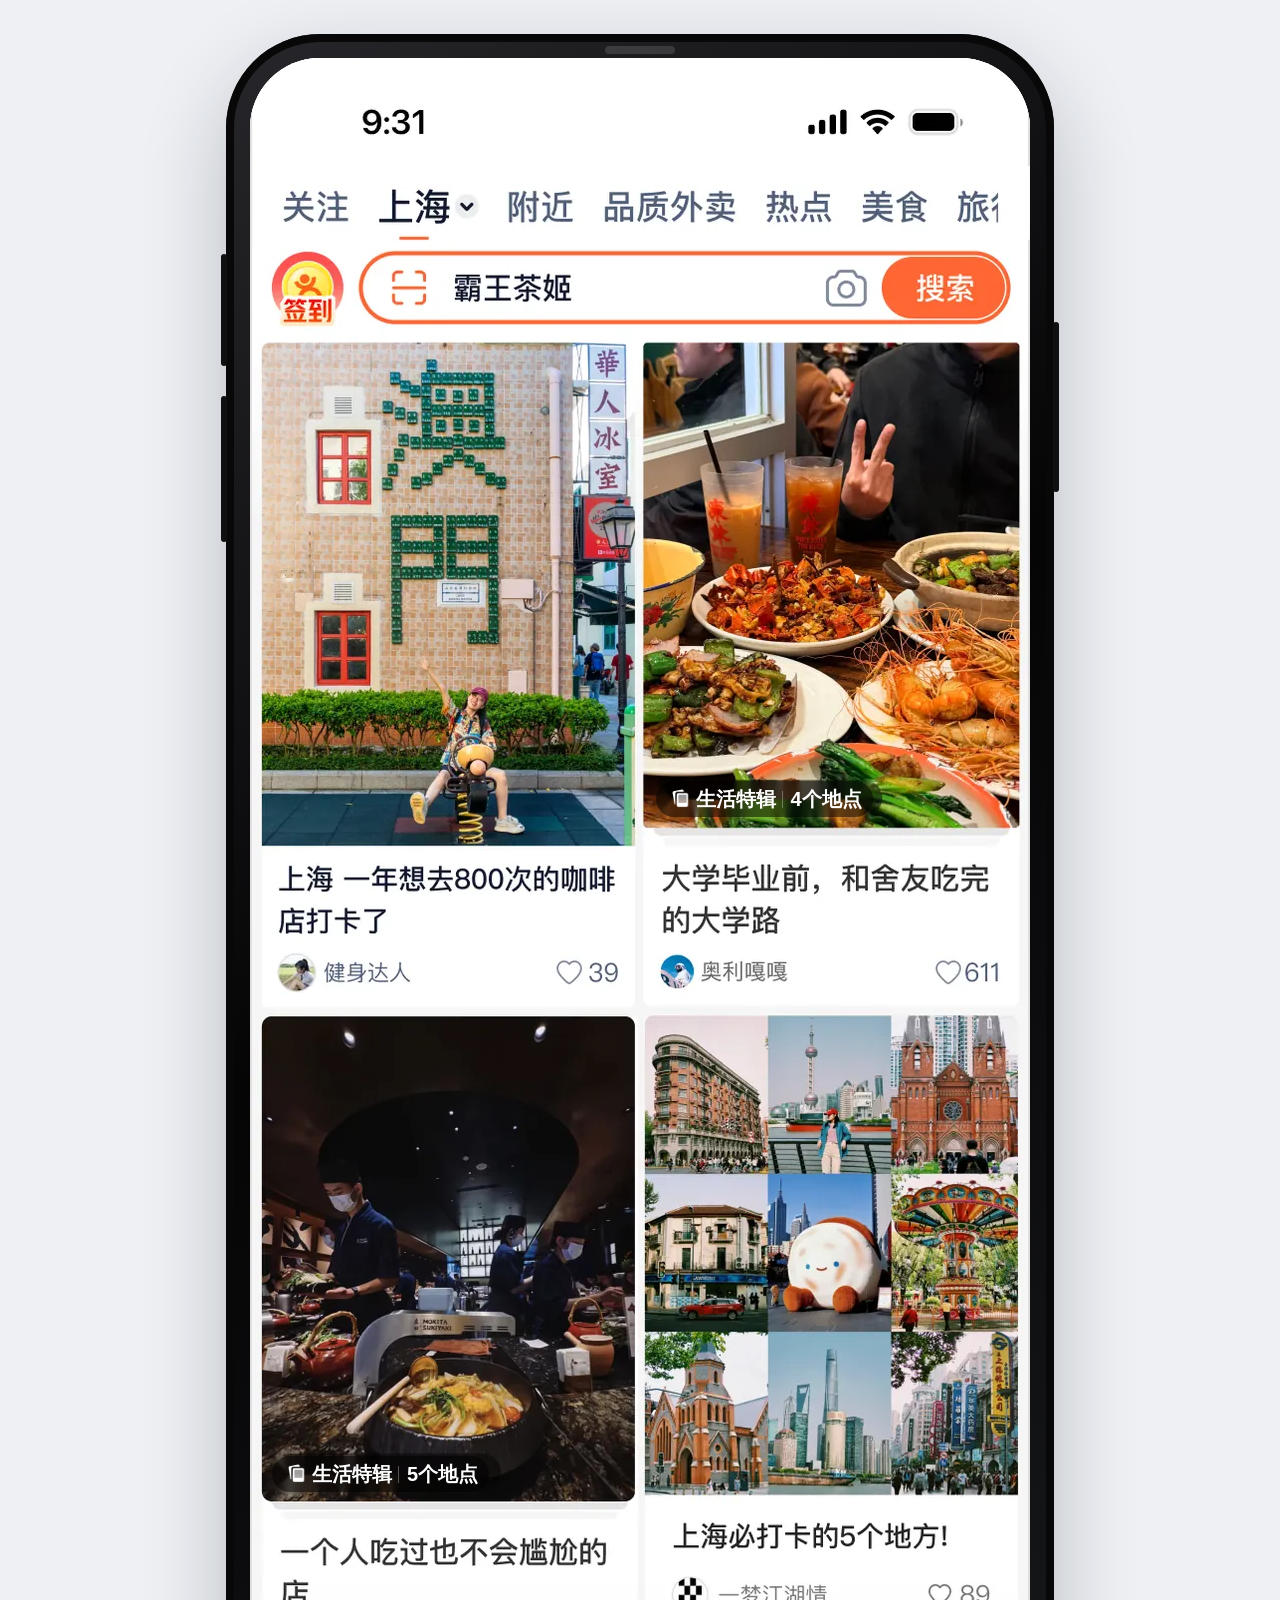
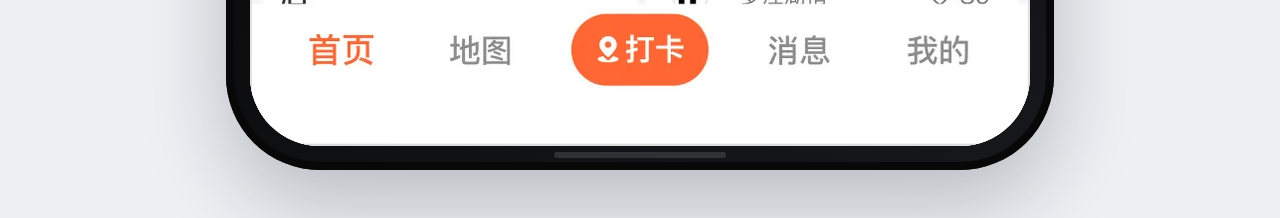
<file: embedded-feed/home.html>
<!doctype html>
<html lang="zh-CN">
<head>
  <meta charset="utf-8">
  <meta name="viewport" content="width=780, initial-scale=1">
  <title>生活特辑 H5 Demo</title>
  <style>
    *:where(:not(html, iframe, canvas, img, svg, video, audio):not(svg *, symbol *)) { all: unset; display: revert; }
    *, *::before, *::after { box-sizing: border-box; }
    html { -webkit-text-size-adjust: none; text-size-adjust: none; }
    button { cursor: pointer; }
    img { display: block; max-width: 100%; }

    body {
      min-width: 880px;
      min-height: 100vh;
      margin: 0;
      padding: 34px 0 48px;
      display: flex;
      justify-content: center;
      font-family: "PingFang SC", "Source Han Sans", "Microsoft YaHei", Arial, sans-serif;
      background: #eef0f4;
      color: #111;
    }

    .phone-frame {
      position: relative;
      width: 828px;
      height: 1736px;
      padding: 24px;
      border-radius: 94px;
      background: linear-gradient(145deg, #27272b 0%, #050506 46%, #17181b 100%);
      box-shadow: 0 34px 84px rgba(20, 24, 32, .24), inset 0 0 0 8px #080809;
    }
    .phone-frame::before,
    .phone-frame::after {
      content: "";
      position: absolute;
      left: 50%;
      transform: translateX(-50%);
      border-radius: 999px;
      background: rgba(255,255,255,.13);
      pointer-events: none;
    }
    .phone-frame::before { top: 12px; width: 70px; height: 8px; }
    .phone-frame::after { bottom: 12px; width: 172px; height: 6px; }
    .phone-side-button,
    .phone-power-button {
      position: absolute;
      width: 6px;
      border-radius: 6px;
      background: #101012;
    }
    .phone-side-button { left: -5px; top: 220px; height: 112px; }
    .phone-side-button::before {
      content: "";
      position: absolute;
      left: 0;
      top: 142px;
      width: 6px;
      height: 146px;
      border-radius: 6px;
      background: #101012;
    }
    .phone-power-button { right: -5px; top: 288px; height: 170px; }

    .phone-screen {
      position: relative;
      width: 780px;
      height: 1688px;
      overflow: hidden;
      border-radius: 70px;
      background: #fff;
      box-shadow: inset 0 0 0 1px rgba(255,255,255,.16);
      isolation: isolate;
    }

    .page {
      position: absolute;
      inset: 0;
      width: 780px;
      height: 1688px;
      overflow: hidden;
      background: #fff;
      opacity: 0;
      pointer-events: none;
      transform: translateX(26px);
      transition: opacity 260ms ease, transform 520ms cubic-bezier(.2,.76,.18,1);
    }
    .page.is-active {
      opacity: 1;
      pointer-events: auto;
      transform: translateX(0);
      z-index: 2;
    }
    .home-page { transform: none; transition: opacity 220ms ease; }
    .home-bg,
    .profile-bg {
      position: absolute;
      inset: 0;
      width: 780px;
      height: 1688px;
      object-fit: cover;
    }

    .home-special-tag {
      position: absolute;
      z-index: 4;
      width: 217px;
      height: 36px;
      display: flex;
      align-items: center;
      gap: 2px;
      padding-left: 12px;
      color: #fff;
      border-radius: 27px;
      background: rgba(0,0,0,.5);
      font-size: 20px;
      font-weight: 600;
      line-height: 28px;
      letter-spacing: 0;
      pointer-events: none;
    }
    .home-special-tag img {
      width: 26px;
      height: 26px;
      object-fit: contain;
      flex: 0 0 26px;
    }
    .home-special-tag .divider {
      width: 1px;
      height: 17px;
      margin: 0 6px 0 4px;
      background: rgba(255,255,255,.3);
    }
    .home-special-tag.selected {
      left: 405.5px;
      top: 723.2px;
    }
    .home-special-tag.food {
      left: 22px;
      top: 1398.1px;
    }

    .home-card-hotspot {
      position: absolute;
      left: 393px;
      top: 285px;
      width: 378px;
      height: 664px;
      border-radius: 8px;
      z-index: 5;
    }
    .home-card-cover-anchor {
      position: absolute;
      left: 393px;
      top: 285px;
      width: 378px;
      height: 486px;
      pointer-events: none;
    }

    .status {
      position: absolute;
      left: 0;
      top: 0;
      z-index: 8;
      width: 780px;
      height: 108px;
      pointer-events: none;
    }
    .time {
      position: absolute;
      left: 56px;
      top: 38px;
      font-size: 34px;
      font-weight: 800;
      line-height: 1;
      letter-spacing: 0;
    }
    .signal {
      position: absolute;
      right: 184px;
      top: 43px;
      display: flex;
      align-items: flex-end;
      gap: 5px;
      height: 28px;
    }
    .signal i {
      display: block;
      width: 7px;
      border-radius: 7px;
      background: #000;
    }
    .signal i:nth-child(1) { height: 10px; }
    .signal i:nth-child(2) { height: 16px; }
    .signal i:nth-child(3) { height: 22px; }
    .signal i:nth-child(4) { height: 29px; }
    .wifi {
      position: absolute;
      right: 126px;
      top: 39px;
      width: 34px;
      height: 29px;
      border: 7px solid #000;
      border-left-color: transparent;
      border-right-color: transparent;
      border-bottom-color: transparent;
      border-radius: 50%;
    }
    .wifi::before,
    .wifi::after {
      content: "";
      position: absolute;
      left: 50%;
      border-radius: 50%;
      transform: translateX(-50%);
    }
    .wifi::before {
      top: 8px;
      width: 22px;
      height: 14px;
      border: 5px solid #000;
      border-left-color: transparent;
      border-right-color: transparent;
      border-bottom-color: transparent;
    }
    .wifi::after {
      top: 21px;
      width: 7px;
      height: 7px;
      background: #000;
    }
    .battery {
      position: absolute;
      right: 70px;
      top: 40px;
      width: 47px;
      height: 24px;
      border: 3px solid #000;
      border-radius: 5px;
    }
    .battery::before {
      content: "";
      position: absolute;
      right: -7px;
      top: 6px;
      width: 4px;
      height: 10px;
      border-radius: 0 3px 3px 0;
      background: #000;
    }
    .battery::after {
      content: "";
      position: absolute;
      inset: 3px 5px 3px 3px;
      border-radius: 3px;
      background: #000;
    }

    .top-action {
      position: absolute;
      z-index: 10;
      top: 126px;
      width: 72px;
      height: 72px;
      display: grid;
      place-items: center;
      color: #111;
    }
    .back { left: 34px; }
    .share { right: 37px; }
    .back::before {
      content: "";
      width: 34px;
      height: 34px;
      border-left: 5px solid currentColor;
      border-bottom: 5px solid currentColor;
      transform: rotate(45deg);
    }
    .share::before {
      content: "";
      width: 32px;
      height: 36px;
      border: 4px solid currentColor;
      border-top: 0;
      border-radius: 4px;
    }
    .share::after {
      content: "";
      position: absolute;
      top: 16px;
      width: 20px;
      height: 20px;
      border-top: 4px solid currentColor;
      border-right: 4px solid currentColor;
      transform: rotate(-45deg);
    }

    .detail-content {
      position: relative;
      width: 780px;
      height: 5133px;
      background: #f5f5f5;
    }
    .detail-slice {
      position: absolute;
      left: 0;
      top: 0;
      z-index: 1;
      width: 780px;
      height: 5133px;
      object-fit: fill;
      pointer-events: none;
    }
    .detail-content > :not(.detail-slice):not(.detail-hero):not(.detail-slice-author-hotspot):not(.shop-hotspot) {
      display: none;
    }
    .detail-content .detail-hero {
      opacity: 0;
      pointer-events: none;
    }
    .detail-slice-author-hotspot {
      position: absolute;
      left: 26px;
      top: 570px;
      z-index: 80;
      width: 286px;
      height: 92px;
      pointer-events: auto;
      touch-action: manipulation;
    }
    .shop-hotspot {
      position: absolute;
      left: 30px;
      z-index: 3;
      width: 720px;
      height: 170px;
      pointer-events: auto;
    }
    .shop-hotspot.shop-1 { top: 855px; height: 178px; }
    .shop-hotspot.shop-2 { top: 1515px; height: 150px; }
    .shop-hotspot.shop-3 { top: 2110px; height: 165px; }
    .shop-hotspot.shop-4 { top: 2634px; height: 165px; }
    .shop-hotspot.shop-5 { top: 3234px; height: 160px; }
    .detail-page {
      overflow-y: auto;
      scrollbar-width: none;
    }
    .detail-page.is-transitioning {
      transition: none;
    }
    .detail-page::-webkit-scrollbar { display: none; }
    .detail-sticky-chrome {
      position: sticky;
      top: 0;
      z-index: 30;
      width: 780px;
      height: 202px;
      margin-bottom: -202px;
      background: transparent;
      pointer-events: none;
    }
    .detail-sticky-chrome.is-nav-solid {
      background: #f5f5f5;
    }
    .detail-sticky-chrome::before {
      content: none;
    }
    .detail-sticky-chrome::after {
      content: none;
      position: absolute;
      left: 0;
      right: 0;
      bottom: -24px;
      z-index: 31;
      height: 34px;
      background: #f5f5f5;
      pointer-events: none;
    }
    .detail-topbar-art {
      position: absolute;
      left: 0;
      top: 0;
      z-index: 31;
      width: 780px;
      height: 202px;
      object-fit: cover;
      opacity: 1;
      pointer-events: none;
    }
    .detail-sticky-chrome .status {
      z-index: 31;
      display: none;
    }
    .detail-sticky-chrome .top-action {
      z-index: 32;
      opacity: 1;
      pointer-events: auto;
    }
    .detail-sticky-chrome .top-action::before,
    .detail-sticky-chrome .top-action::after {
      content: none;
    }
    .detail-sticky-chrome.is-nav-solid::after {
      content: "";
    }
    .detail-nav-title {
      position: absolute;
      left: 150px;
      top: 126px;
      z-index: 33;
      width: 480px;
      height: 72px;
      display: flex;
      align-items: center;
      justify-content: center;
      color: #111;
      font-size: 30px;
      font-weight: 700;
      line-height: 36px;
      text-align: center;
      opacity: 0;
      transform: translateY(6px);
      transition: opacity 180ms ease, transform 180ms ease;
      pointer-events: none;
    }
    .detail-sticky-chrome.is-nav-solid .detail-nav-title {
      opacity: 1;
      transform: translateY(0);
    }
    .detail-hero {
      position: absolute;
      left: 39px;
      top: 228px;
      width: 221px;
      height: 281px;
      overflow: hidden;
      border-radius: 30px;
      background: #eee;
      box-shadow: -3.2px -28.8px 49.6px 9.6px rgba(0, 0, 0, 0.06);
    }
    .detail-hero img {
      width: 100%;
      height: 100%;
      display: block;
      object-fit: cover;
      object-position: center;
    }
    .detail-page.is-transitioning .detail-hero {
      visibility: hidden;
    }
    .detail-title {
      position: absolute;
      left: 296px;
      top: 225px;
      width: 439px;
      height: 144px;
      color: #111;
      font-size: 46px;
      font-weight: 600;
      line-height: 1.55;
      text-align: left;
      letter-spacing: 0;
    }
    .detail-subtitle {
      position: absolute;
      left: 297px;
      top: 387px;
      width: 384px;
      height: 36px;
      color: #808080;
      font-size: 24px;
      line-height: 36px;
      text-align: left;
    }
    .author-row {
      position: absolute;
      left: 296px;
      top: 462px;
      z-index: 9;
      width: 246px;
      height: 38px;
      display: flex;
      align-items: center;
      gap: 16px;
    }
    .author-chip {
      width: 148px;
      height: 36px;
      display: inline-flex;
      align-items: center;
      gap: 8px;
      padding: 0;
      background: transparent;
      font-size: 26px;
      font-weight: 600;
      line-height: 1;
      color: #333;
    }
    .author-chip img {
      width: 36px;
      height: 36px;
      margin-left: 0;
      border-radius: 50%;
      object-fit: cover;
    }
    .follow {
      width: 82px;
      height: 38px;
      display: grid;
      place-items: center;
      padding: 0;
      border: 1px solid #cfcfcf;
      border-radius: 19px;
      color: #8b8b8b;
      font-size: 24px;
    }

    .place-card {
      position: absolute;
      left: 28px;
      width: 724px;
      height: 389px;
      background: transparent;
    }
    .place-card.one { top: 558px; }
    .place-card.two { top: 975px; }
    .place-card.three { top: 1392px; }
    .place-card.four { top: 1809px; height: 368px; }
    .place-main {
      position: absolute;
      left: 0;
      top: 0;
      z-index: 2;
      width: 724px;
      height: 196px;
      border-radius: 24px;
      background: rgba(255,255,255,.94);
    }
    .place-card img {
      position: absolute;
      left: 24px;
      top: 24px;
      width: 148px;
      height: 148px;
      border-radius: 16px;
      object-fit: cover;
    }
    .place-card h3 {
      position: absolute;
      left: 196px;
      top: 45px;
      width: 360px;
      height: 50px;
      font-size: 36px;
      font-weight: 600;
      line-height: normal;
    }
    .meta {
      position: absolute;
      left: 196px;
      top: 111px;
      display: flex;
      gap: 15px;
      color: #7a7a7a;
      font-size: 24px;
      line-height: 34px;
      white-space: nowrap;
    }
    .meta strong { color: #ff6534; font-weight: 700; }
    .distance {
      position: absolute;
      right: 31px;
      top: 111px;
      color: #777;
      font-size: 24px;
      line-height: 34px;
    }
    .review {
      position: absolute;
      left: 12px;
      top: 188px;
      z-index: 1;
      width: 700px;
      height: 201px;
      padding: 0;
      border-radius: 0 0 24px 24px;
      background: rgba(255,255,255,.72);
      color: #111;
      font-size: 28px;
      line-height: normal;
      backdrop-filter: blur(2px);
    }
    .place-card.four .review { height: 180px; }
    .review .counts {
      position: absolute;
      left: 33px;
      top: 27px;
      display: flex;
      gap: 20px;
      color: #777;
      font-size: 24px;
      line-height: 34px;
    }
    .review .counts span + span::before {
      content: "";
      display: inline-block;
      width: 1px;
      height: 16px;
      margin: 0 13px 0 4px;
      vertical-align: -1px;
      background: rgba(0,0,0,.16);
    }
    .review > p:not(.counts) {
      position: absolute;
      left: 33px;
      top: 77px;
      width: 643px;
      line-height: 1.46;
    }
    .quote {
      position: absolute;
      right: 28px;
      bottom: 20px;
      color: rgba(0,0,0,.06);
      font-size: 62px;
      font-family: Georgia, serif;
      line-height: 1;
    }
    .detail-comments {
      position: absolute;
      left: 45px;
      top: 2225px;
      width: 684px;
      color: #111;
    }
    .detail-comments h2 {
      font-size: 30px;
      font-weight: 800;
      line-height: 44px;
      letter-spacing: 0;
    }
    .comment-compose {
      position: relative;
      height: 72px;
      margin-top: 57px;
      padding-left: 96px;
    }
    .comment-compose .comment-avatar {
      top: 0;
    }
    .comment-input {
      position: relative;
      width: 590px;
      height: 70px;
      border-radius: 35px;
      display: flex;
      align-items: center;
      padding-left: 32px;
      color: #a8a8a8;
      background: #fff;
      font-size: 29px;
      line-height: 70px;
      box-shadow: 0 10px 34px rgba(0,0,0,.02);
    }
    .comment-tools {
      position: absolute;
      right: 28px;
      top: 50%;
      transform: translateY(-50%);
      display: flex;
      align-items: center;
      gap: 25px;
      color: #9d9d9d;
      font-size: 39px;
      line-height: 1;
    }
    .comment-item {
      position: relative;
      min-height: 260px;
      margin-top: 43px;
      padding-left: 96px;
      color: #333;
    }
    .comment-avatar {
      position: absolute;
      left: 0;
      top: 0;
      width: 72px;
      height: 72px;
      border-radius: 50%;
      background: #f4f4f4;
      object-fit: cover;
    }
    .comment-item strong {
      display: block;
      margin-bottom: 8px;
      color: #9a9a9a;
      font-size: 30px;
      font-weight: 400;
      line-height: 38px;
      letter-spacing: 0;
    }
    .comment-item p {
      width: 572px;
      color: #333;
      font-size: 28px;
      font-weight: 400;
      line-height: 45px;
      letter-spacing: 0;
    }
    .comment-meta {
      margin-top: 6px;
      display: flex;
      gap: 14px;
      color: #9a9a9a;
      font-size: 26px;
      line-height: 38px;
    }
    .comment-actions {
      position: absolute;
      right: 9px;
      top: 140px;
      display: flex;
      align-items: center;
      gap: 32px;
      color: #9a9a9a;
      font-size: 28px;
      line-height: 34px;
    }
    .comment-heart,
    .comment-link {
      display: inline-flex;
      align-items: center;
      gap: 4px;
    }
    .pinned-label {
      display: inline-flex;
      height: 36px;
      margin-top: 15px;
      padding: 0 8px;
      border-radius: 4px;
      align-items: center;
      color: #ff6438;
      background: #fff1e9;
      font-size: 24px;
      line-height: 36px;
    }
    .comment-reply {
      position: relative;
      margin-top: 25px;
      padding-left: 66px;
    }
    .comment-reply .comment-avatar {
      width: 52px;
      height: 52px;
    }
    .comment-reply strong {
      display: inline-block;
      margin: 0 10px 0 0;
      font-size: 30px;
      line-height: 40px;
      vertical-align: middle;
    }
    .author-badge {
      display: inline-flex;
      height: 34px;
      padding: 0 8px;
      border-radius: 4px;
      align-items: center;
      color: #555;
      background: #f5f5f5;
      font-size: 22px;
      line-height: 34px;
      vertical-align: middle;
    }
    .comment-reply p {
      width: 430px;
      margin-top: 5px;
      font-size: 28px;
      line-height: 42px;
    }
    .comment-reply .comment-meta {
      margin-top: 2px;
    }
    .comment-reply .comment-actions {
      right: 9px;
      top: 96px;
    }
    .more-replies {
      display: block;
      margin-top: 18px;
      color: #173d77;
      font-size: 28px;
      line-height: 42px;
    }
    .detail-bottom-bar {
      position: absolute;
      left: 0;
      right: 0;
      bottom: 0;
      z-index: 40;
      width: 780px;
      height: 150px;
      display: none;
      background: url("assets/detail-bottom-slice.webp") center / 780px 150px no-repeat;
      pointer-events: auto;
    }
    .detail-page.is-active ~ .detail-bottom-bar {
      display: block;
    }
    .detail-bottom-bar:has(~ .profile-page.is-active) {
      display: none;
    }
    .detail-bottom-bar:has(~ .shop-page.is-active) {
      display: none;
    }

    .profile-page,
    .shop-page {
      background: #fff;
      transform: translateX(100%);
      transition: none;
      border-radius: 70px;
      overflow: hidden;
      clip-path: inset(0 round 70px);
    }
    .profile-page .profile-bg {
      border-radius: 70px;
    }
    .shop-shot {
      position: absolute;
      inset: 0;
      width: 780px;
      height: 1688px;
      object-fit: cover;
      border-radius: 70px;
    }
    .shop-back {
      position: absolute;
      left: 18px;
      top: 122px;
      z-index: 6;
      width: 98px;
      height: 98px;
      pointer-events: auto;
    }
    .profile-back {
      position: absolute;
      left: 28px;
      top: 116px;
      z-index: 6;
      width: 72px;
      height: 72px;
      opacity: 0;
      pointer-events: auto;
    }

  </style>
</head>
<body>
  <div class="phone-frame" aria-label="手机预览外框">
    <span class="phone-side-button" aria-hidden="true"></span>
    <span class="phone-power-button" aria-hidden="true"></span>
    <main class="phone-screen" aria-label="生活特辑演示">
      <section class="page home-page is-active" data-page="home" aria-label="首页">
        <img class="home-bg" src="assets/home-bg-clean.webp" alt="">
        <div class="home-special-tag selected" aria-hidden="true">
          <img src="assets/special-icon-frame37.webp" alt="">
          <span>生活特辑</span>
          <span class="divider"></span>
          <span>4个地点</span>
        </div>
        <div class="home-special-tag food" aria-hidden="true">
          <img src="assets/special-icon-frame37.webp" alt="">
          <span>生活特辑</span>
          <span class="divider"></span>
          <span>5个地点</span>
        </div>
        <span class="home-card-cover-anchor" aria-hidden="true"></span>
        <button class="home-card-hotspot" type="button" aria-label="打开大学路生活特辑"></button>
      </section>

      <section class="page detail-page" data-page="detail" aria-label="生活特辑详情">
        <div class="detail-sticky-chrome" aria-hidden="false">
          <img class="detail-topbar-art" src="assets/detail-header-actions.webp" alt="" aria-hidden="true">
          <div class="status" aria-hidden="true">
            <span class="time">9:31</span>
            <span class="signal"><i></i><i></i><i></i><i></i></span>
            <span class="wifi"></span>
            <span class="battery"></span>
          </div>
          <button class="top-action back detail-back" type="button" aria-label="返回首页"></button>
          <div class="detail-nav-title" aria-hidden="true">大学毕业前和室友吃完的大学路</div>
          <button class="top-action share" type="button" aria-label="分享"></button>
        </div>
        <div class="detail-content">
          <img class="detail-slice" src="assets/detail-content-slice.webp" alt="">
          <figure class="detail-hero">
            <img src="assets/detail-hero.webp" alt="">
          </figure>
          <button class="detail-slice-author-hotspot" type="button" aria-label="打开奥利嘎嘎个人主页"></button>
          <button class="shop-hotspot shop-1" type="button" data-shop="1" aria-label="打开草根夜档商户页"></button>
          <button class="shop-hotspot shop-2" type="button" data-shop="2" aria-label="打开恰嘎江西菜商户页"></button>
          <button class="shop-hotspot shop-3" type="button" data-shop="3" aria-label="打开大胡子冰可可商户页"></button>
          <button class="shop-hotspot shop-4" type="button" data-shop="4" aria-label="打开猫儿滩火锅商户页"></button>
          <button class="shop-hotspot shop-5" type="button" data-shop="5" aria-label="打开夏朵餐厅商户页"></button>
          <h1 class="detail-title">大学毕业前<br>和室友吃完的大学路</h1>
          <p class="detail-subtitle">四年，四条胃，一家一家吃过来的。</p>
          <div class="author-row">
            <button class="author-chip" type="button" aria-label="打开奥利嘎嘎个人主页">
              <img src="assets/detail-author-avatar.webp" alt="">
              <span>奥利嘎嘎</span>
            </button>
            <button class="follow" type="button">关注</button>
          </div>

          <article class="place-card one">
            <div class="place-main">
              <img src="assets/detail-restaurant-1.webp" alt="">
              <h3>阿毛的深夜食堂</h3>
              <div class="meta"><strong>4.4星</strong><span>¥47/人</span><span>川菜</span><span>大学路</span></div>
              <span class="distance">1.5km</span>
            </div>
            <div class="review">
              <p class="counts"><span>打卡过8次</span><span>评价3次超预期</span></p>
              <p>这家开到凌晨三点，每次赶完ddl我们都在这儿碰头。</p>
              <span class="quote">”</span>
            </div>
          </article>

          <article class="place-card two">
            <div class="place-main">
              <img src="assets/detail-restaurant-2.webp" alt="">
              <h3>那家不辣的川菜</h3>
              <div class="meta"><strong>4.5星</strong><span>¥91/人</span><span>川菜</span><span>大学路</span></div>
              <span class="distance">2.1km</span>
            </div>
            <div class="review">
              <p class="counts"><span>打卡过3次</span></p>
              <p>舍友不能吃辣，老板说 ‘没事我单独给你做一份’，我们就赖上了。</p>
              <span class="quote">”</span>
            </div>
          </article>

          <article class="place-card three">
            <div class="place-main">
              <img src="assets/detail-restaurant-3.webp" alt="">
              <h3>阿英家拌川</h3>
              <div class="meta"><strong>3.9星</strong><span>¥36/人</span><span>杭帮菜</span><span>大学路</span></div>
              <span class="distance">700m</span>
            </div>
            <div class="review">
              <p class="counts"><span>打卡过8次</span><span>评价3次超预期</span></p>
              <p>毕业答辩那天晚上，我们在门口拍了张照，老板说“常回来”</p>
              <span class="quote">”</span>
            </div>
          </article>

          <article class="place-card four">
            <div class="place-main">
              <img src="assets/detail-restaurant-4.webp" alt="">
              <h3>甜到忧伤的奶茶</h3>
              <div class="meta"><strong>4.2星</strong><span>¥28/人</span><span>饮品</span><span>大学路</span></div>
              <span class="distance">700m</span>
            </div>
            <div class="review">
              <p class="counts"><span>打卡过5次</span><span>评价1次超预期</span></p>
              <p>每次失恋都点这家的全糖，喝完觉得自己又行了</p>
              <span class="quote">”</span>
            </div>
          </article>

          <section class="detail-comments" aria-label="评论">
            <h2>评论·30</h2>
            <div class="comment-compose">
              <img class="comment-avatar" src="assets/comment-dog-avatar.webp" alt="">
              <div class="comment-input">
                <span>说点儿友善评论吧</span>
                <span class="comment-tools" aria-hidden="true">
                  <span>@</span>
                  <span>☺</span>
                  <span>▧</span>
                </span>
              </div>
            </div>
            <article class="comment-item">
              <img class="comment-avatar" src="assets/comment-user-avatar.webp" alt="">
              <strong>张太阳拔萝卜</strong>
              <p>请问如果是晚上要拍外滩夜景最好选哪里呢？求博主推荐 🥐 ❤ 🫣 🫣 😷 😵</p>
              <div class="comment-meta">
                <span>2024-12-27</span>
                <span>广东</span>
                <span>回复</span>
              </div>
              <div class="comment-actions" aria-hidden="true">
                <span class="comment-heart">♡<span>1</span></span>
                <span class="comment-link">♡</span>
              </div>
              <span class="pinned-label">置顶评论</span>
              <div class="comment-reply">
                <img class="comment-avatar" src="assets/comment-author-avatar.webp" alt="">
                <strong>且挫且大头</strong>
                <span class="author-badge">作者</span>
                <p>东方明珠 🥱</p>
                <div class="comment-meta">
                  <span>04-07</span>
                  <span>上海</span>
                  <span>回复</span>
                </div>
                <div class="comment-actions" aria-hidden="true">
                  <span class="comment-heart">♡<span>72</span></span>
                  <span class="comment-link">♡</span>
                </div>
                <span class="more-replies">展开 3 条回复</span>
              </div>
            </article>
          </section>
        </div>
      </section>
      <div class="detail-bottom-bar" aria-hidden="true"></div>

      <section class="page profile-page" data-page="profile" aria-label="奥利嘎嘎个人主页">
        <img class="profile-bg" src="assets/profile-bg.webp" alt="">
        <button class="top-action back profile-back" type="button" aria-label="返回详情"></button>
      </section>

      <section class="page shop-page" data-shop-page="1" aria-label="草根夜档商户页">
        <img class="shop-shot" src="assets/shop-pages/shop-1.webp" alt="">
        <button class="shop-back" type="button" aria-label="返回生活特辑详情"></button>
      </section>
      <section class="page shop-page" data-shop-page="2" aria-label="恰嘎江西菜商户页">
        <img class="shop-shot" src="assets/shop-pages/shop-2.webp" alt="">
        <button class="shop-back" type="button" aria-label="返回生活特辑详情"></button>
      </section>
      <section class="page shop-page" data-shop-page="3" aria-label="大胡子冰可可商户页">
        <img class="shop-shot" src="assets/shop-pages/shop-3.webp" alt="">
        <button class="shop-back" type="button" aria-label="返回生活特辑详情"></button>
      </section>
      <section class="page shop-page" data-shop-page="4" aria-label="猫儿滩火锅商户页">
        <img class="shop-shot" src="assets/shop-pages/shop-4.webp" alt="">
        <button class="shop-back" type="button" aria-label="返回生活特辑详情"></button>
      </section>
      <section class="page shop-page" data-shop-page="5" aria-label="夏朵餐厅商户页">
        <img class="shop-shot" src="assets/shop-pages/shop-5.webp" alt="">
        <button class="shop-back" type="button" aria-label="返回生活特辑详情"></button>
      </section>
    </main>
  </div>

  <script>
    (() => {
      const pages = {
        home: document.querySelector('.home-page'),
        detail: document.querySelector('.detail-page'),
        profile: document.querySelector('.profile-page'),
      };
      const homeHotspot = document.querySelector('.home-card-hotspot');
      const detailChrome = document.querySelector('.detail-sticky-chrome');
      const detailBack = document.querySelector('.detail-back');
      const profileBack = document.querySelector('.profile-back');
      const authorChip = document.querySelector('.detail-slice-author-hotspot, .author-chip');
      const shopHotspots = [...document.querySelectorAll('.shop-hotspot')];
      const shopPages = [...document.querySelectorAll('.shop-page')];
      let isAnimating = false;

      const activate = (name) => {
        Object.entries(pages).forEach(([key, page]) => {
          page.classList.toggle('is-active', key === name);
        });
      };

      const clearPageAnimations = () => {
        [...Object.values(pages), ...shopPages].forEach((page) => {
          page.getAnimations().forEach((item) => item.cancel());
          page.style.opacity = '';
          page.style.transform = '';
          page.style.transition = '';
        });
      };

      const updateDetailChrome = () => {
        detailChrome.classList.toggle('is-nav-solid', pages.detail.scrollTop > 400);
      };

      const openDetail = async () => {
        if (isAnimating) return;
        isAnimating = true;
        clearPageAnimations();
        pages.detail.classList.add('is-transitioning');
        pages.detail.classList.add('is-active');
        pages.detail.scrollTop = 0;
        updateDetailChrome();
        pages.home.style.transform = 'translateX(0)';
        pages.detail.style.opacity = '1';
        pages.detail.style.transform = 'translateX(100%)';
        await new Promise(requestAnimationFrame);
        const detailSlide = pages.detail.animate([
          { transform: 'translateX(100%)' },
          { transform: 'translateX(0)' }
        ], {
          duration: 430,
          easing: 'cubic-bezier(.2,.76,.18,1)',
          fill: 'forwards',
        });
        const homeSlide = pages.home.animate([
          { transform: 'translateX(0)' },
          { transform: 'translateX(-30%)' }
        ], {
          duration: 430,
          easing: 'cubic-bezier(.2,.76,.18,1)',
          fill: 'forwards',
        });
        await Promise.all([detailSlide.finished, homeSlide.finished]);
        detailSlide.cancel();
        homeSlide.cancel();
        pages.detail.classList.remove('is-transitioning');
        pages.home.classList.remove('is-active');
        pages.home.style.transform = '';
        pages.detail.style.opacity = '';
        pages.detail.style.transform = '';
        isAnimating = false;
      };

      const backToHome = async () => {
        if (isAnimating) return;
        isAnimating = true;
        clearPageAnimations();
        pages.detail.classList.add('is-transitioning');
        pages.home.classList.add('is-active');
        pages.home.style.opacity = '1';
        pages.home.style.transform = 'translateX(0)';
        pages.detail.style.opacity = '1';
        pages.detail.style.transform = 'translateX(0)';
        await new Promise(requestAnimationFrame);
        const detailSlide = pages.detail.animate([
          { transform: 'translateX(0)' },
          { transform: 'translateX(100%)' }
        ], {
          duration: 380,
          easing: 'cubic-bezier(.3,0,.2,1)',
          fill: 'forwards',
        });
        await detailSlide.finished;
        detailSlide.cancel();
        pages.detail.classList.remove('is-transitioning', 'is-active');
        pages.detail.scrollTop = 0;
        updateDetailChrome();
        pages.home.style.opacity = '';
        pages.home.style.transform = '';
        pages.detail.style.opacity = '';
        pages.detail.style.transform = '';
        isAnimating = false;
      };

      const openProfile = async () => {
        if (isAnimating) return;
        isAnimating = true;
        clearPageAnimations();
        pages.detail.classList.add('is-active');
        pages.profile.classList.add('is-active');
        pages.profile.style.opacity = '1';
        pages.profile.style.pointerEvents = 'auto';
        pages.profile.style.transform = 'translateX(100%)';
        pages.detail.style.transform = 'translateX(0)';
        await new Promise(requestAnimationFrame);
        const profileSlide = pages.profile.animate([
          { transform: 'translateX(100%)' },
          { transform: 'translateX(0)' }
        ], {
          duration: 420,
          easing: 'cubic-bezier(.2,.76,.18,1)',
          fill: 'forwards',
        });
        const detailSlide = pages.detail.animate([
          { transform: 'translateX(0)' },
          { transform: 'translateX(-30%)' }
        ], {
          duration: 420,
          easing: 'cubic-bezier(.2,.76,.18,1)',
          fill: 'forwards',
        });
        await Promise.all([profileSlide.finished, detailSlide.finished]);
        profileSlide.cancel();
        detailSlide.cancel();
        pages.profile.style.opacity = '';
        pages.profile.style.pointerEvents = '';
        pages.profile.style.transform = '';
        pages.detail.style.transform = 'translateX(-30%)';
        isAnimating = false;
      };

      const closeProfile = async () => {
        if (isAnimating) return;
        isAnimating = true;
        clearPageAnimations();
        pages.detail.classList.add('is-active');
        pages.profile.classList.add('is-active');
        pages.profile.style.opacity = '1';
        pages.profile.style.pointerEvents = 'auto';
        pages.profile.style.transform = 'translateX(0)';
        pages.detail.style.transform = 'translateX(-30%)';
        await new Promise(requestAnimationFrame);
        const profileSlide = pages.profile.animate([
          { transform: 'translateX(0)' },
          { transform: 'translateX(100%)' }
        ], {
          duration: 380,
          easing: 'cubic-bezier(.3,0,.2,1)',
          fill: 'forwards',
        });
        const detailSlide = pages.detail.animate([
          { transform: 'translateX(-30%)' },
          { transform: 'translateX(0)' }
        ], {
          duration: 380,
          easing: 'cubic-bezier(.3,0,.2,1)',
          fill: 'forwards',
        });
        await Promise.all([profileSlide.finished, detailSlide.finished]);
        profileSlide.cancel();
        detailSlide.cancel();
        pages.profile.classList.remove('is-active');
        pages.profile.style.opacity = '';
        pages.profile.style.pointerEvents = '';
        pages.profile.style.transform = '';
        pages.detail.style.transform = '';
        isAnimating = false;
      };

      const openShop = async (shopId) => {
        if (isAnimating) return;
        const shopPage = shopPages.find((page) => page.dataset.shopPage === shopId);
        if (!shopPage) return;
        isAnimating = true;
        clearPageAnimations();
        pages.detail.classList.add('is-active');
        shopPage.classList.add('is-active');
        shopPage.style.opacity = '1';
        shopPage.style.pointerEvents = 'auto';
        shopPage.style.transform = 'translateX(100%)';
        pages.detail.style.transform = 'translateX(0)';
        await new Promise(requestAnimationFrame);
        const shopSlide = shopPage.animate([
          { transform: 'translateX(100%)' },
          { transform: 'translateX(0)' }
        ], {
          duration: 420,
          easing: 'cubic-bezier(.2,.76,.18,1)',
          fill: 'forwards',
        });
        const detailSlide = pages.detail.animate([
          { transform: 'translateX(0)' },
          { transform: 'translateX(-30%)' }
        ], {
          duration: 420,
          easing: 'cubic-bezier(.2,.76,.18,1)',
          fill: 'forwards',
        });
        await Promise.all([shopSlide.finished, detailSlide.finished]);
        shopSlide.cancel();
        detailSlide.cancel();
        shopPage.style.opacity = '';
        shopPage.style.pointerEvents = '';
        shopPage.style.transform = '';
        pages.detail.style.transform = 'translateX(-30%)';
        isAnimating = false;
      };

      const closeShop = async (shopPage) => {
        if (isAnimating || !shopPage) return;
        isAnimating = true;
        clearPageAnimations();
        pages.detail.classList.add('is-active');
        shopPage.classList.add('is-active');
        shopPage.style.opacity = '1';
        shopPage.style.pointerEvents = 'auto';
        shopPage.style.transform = 'translateX(0)';
        pages.detail.style.transform = 'translateX(-30%)';
        await new Promise(requestAnimationFrame);
        const shopSlide = shopPage.animate([
          { transform: 'translateX(0)' },
          { transform: 'translateX(100%)' }
        ], {
          duration: 380,
          easing: 'cubic-bezier(.3,0,.2,1)',
          fill: 'forwards',
        });
        const detailSlide = pages.detail.animate([
          { transform: 'translateX(-30%)' },
          { transform: 'translateX(0)' }
        ], {
          duration: 380,
          easing: 'cubic-bezier(.3,0,.2,1)',
          fill: 'forwards',
        });
        await Promise.all([shopSlide.finished, detailSlide.finished]);
        shopSlide.cancel();
        detailSlide.cancel();
        shopPage.classList.remove('is-active');
        shopPage.style.opacity = '';
        shopPage.style.pointerEvents = '';
        shopPage.style.transform = '';
        pages.detail.style.transform = '';
        updateDetailChrome();
        isAnimating = false;
      };

      homeHotspot.addEventListener('click', openDetail);
      detailBack.addEventListener('click', backToHome);
      pages.detail.addEventListener('scroll', updateDetailChrome, { passive: true });
      pages.detail.addEventListener('click', (event) => {
        if (!pages.detail.classList.contains('is-active')) return;
        if (pages.profile.classList.contains('is-active')) return;
        if (shopPages.some((page) => page.classList.contains('is-active'))) return;
        const box = pages.detail.getBoundingClientRect();
        const x = event.clientX - box.left;
        const y = event.clientY - box.top;
        const contentY = y + pages.detail.scrollTop;
        if (x >= 26 && x <= 312 && contentY >= 570 && contentY <= 662) {
          event.preventDefault();
          event.stopPropagation();
          openProfile();
        }
      }, true);
      pages.detail.addEventListener('click', (event) => {
        if (!pages.detail.classList.contains('is-active')) return;
        const box = pages.detail.getBoundingClientRect();
        const x = event.clientX - box.left;
        const y = event.clientY - box.top;
        if (x >= 34 && x <= 128 && y >= 116 && y <= 250) {
          backToHome();
          return;
        }
        const contentY = y + pages.detail.scrollTop;
        if (x >= 26 && x <= 312 && contentY >= 570 && contentY <= 662) {
          openProfile();
        }
      });
      authorChip.addEventListener('click', openProfile);
      profileBack.addEventListener('click', closeProfile);
      shopHotspots.forEach((hotspot) => {
        hotspot.addEventListener('click', () => openShop(hotspot.dataset.shop));
      });
      shopPages.forEach((shopPage) => {
        shopPage.querySelector('.shop-back').addEventListener('click', () => closeShop(shopPage));
      });
    })();
  </script>
</body>
</html>
</file>
<file: embedded-create/styles.css>
:root {
  color-scheme: light;
  font-family: "PingFang SC", -apple-system, BlinkMacSystemFont, "Segoe UI", sans-serif;
  --ink: #17191f;
  --subtle: #6f737a;
  --line: #f0f1f3;
  --orange: #ff6338;
  --orange-dark: #f25531;
}

* {
  box-sizing: border-box;
}

body {
  min-height: 100vh;
  margin: 0;
  display: grid;
  place-items: center;
  background: #222;
  color: var(--ink);
}

button {
  font: inherit;
}

.phone-shell {
  position: relative;
  width: min(100vw, 390px);
  min-height: min(100vh, 844px);
  overflow: hidden;
  background: #f7f7f7;
  box-shadow: 0 24px 70px rgba(0, 0, 0, 0.28);
}

.page-capture {
  min-height: 844px;
}

.page-bg {
  display: block;
  width: 100%;
  height: 844px;
  object-fit: cover;
  object-position: top center;
}

.modal-layer {
  position: absolute;
  inset: 0;
  z-index: 10;
  display: grid;
  place-items: end center;
  padding: 0 20px 22px;
  pointer-events: none;
  opacity: 0;
  transition: opacity 180ms ease;
}

.modal-layer.is-open {
  pointer-events: auto;
  opacity: 1;
}

.scrim {
  position: absolute;
  inset: 0;
  border: 0;
  background: rgba(17, 17, 17, 0.8);
}

.modal-card {
  position: relative;
  width: 100%;
  height: 411px;
  max-width: 352px;
  overflow: hidden;
  border-radius: 18px;
  background: linear-gradient(180deg, #fff 0%, #fff 60%, #e5f1fb 100%);
  transform: translateY(20px);
  transition: transform 240ms cubic-bezier(0.2, 0.8, 0.2, 1);
}

.modal-layer.is-open .modal-card {
  transform: translateY(0);
}

.close-button {
  position: absolute;
  z-index: 5;
  top: 11px;
  right: 14px;
  width: 20px;
  height: 20px;
  border: 0;
  background: transparent;
  padding: 0;
}

.close-button span {
  position: absolute;
  top: 9px;
  left: 3px;
  width: 14px;
  height: 2px;
  border-radius: 2px;
  background: #050505;
}

.close-button span:first-child {
  transform: rotate(45deg);
}

.close-button span:last-child {
  transform: rotate(-45deg);
}

.modal-visual {
  position: relative;
  height: 246px;
  overflow: hidden;
  background: #fff;
}

.poster {
  position: absolute;
  display: block;
  width: 135px;
  height: 200px;
  top: 25px;
  border-radius: 15px;
  background-position: center;
  background-size: cover;
  background-repeat: no-repeat;
  box-shadow: 0 18px 34px rgba(0, 0, 0, 0.04);
  transform-origin: center center;
  animation-name: card-flow;
  animation-duration: 10s;
  animation-iteration-count: infinite;
  animation-timing-function: cubic-bezier(0.45, 0, 0.2, 1);
}

.poster-1 {
  background-image: url("./assets/card-1.webp");
  animation-delay: -4s;
}

.poster-2 {
  background-image: url("./assets/card-2.webp");
  animation-delay: -2s;
}

.poster-3 {
  background-image: url("./assets/card-3.webp");
  animation-delay: 0s;
}

.poster-4 {
  background-image: url("./assets/card-4.webp");
  animation-delay: -8s;
}

.poster-5 {
  background-image: url("./assets/card-5.webp");
  animation-delay: -6s;
}

@keyframes card-flow {
  0%,
  12% {
    left: calc(50% + 252.5px);
    opacity: 0;
    transform: scale(0.82) rotate(10deg);
    z-index: 1;
  }
  20%,
  32% {
    left: calc(50% + 95.5px);
    opacity: 1;
    transform: translateY(4px) scale(0.9) rotate(8deg);
    z-index: 2;
  }
  40%,
  52% {
    left: calc(50% - 67.5px);
    opacity: 1;
    transform: scale(1) rotate(0deg);
    z-index: 3;
  }
  60%,
  72% {
    left: calc(50% - 230.5px);
    opacity: 1;
    transform: translateY(4px) scale(0.9) rotate(-8deg);
    z-index: 2;
  }
  80%,
  100% {
    left: calc(50% - 387.5px);
    opacity: 0;
    transform: scale(0.82) rotate(-10deg);
    z-index: 1;
  }
}

.modal-content {
  position: absolute;
  z-index: 2;
  top: 251px;
  left: 0;
  right: 0;
  padding: 0 22px;
  text-align: center;
}

.eyebrow {
  margin: 0;
  color: #16191e;
  font-family: "PingFang SC", -apple-system, BlinkMacSystemFont, sans-serif;
  font-size: 16px;
  line-height: 1.2;
  font-weight: 500;
}

.modal-content h2 {
  width: 100%;
  margin: 11px auto 0;
  color: #101318;
  font-family: "PingFang SC", -apple-system, BlinkMacSystemFont, sans-serif;
  font-size: 20px;
  line-height: 1.28;
  letter-spacing: 0;
  font-weight: 700;
  white-space: nowrap;
}

.modal-actions {
  margin-top: 34px;
}

.primary-action {
  width: 166px;
  min-height: 42px;
  border: 0;
  border-radius: 999px;
  color: #fff;
  background: linear-gradient(180deg, var(--orange), var(--orange-dark));
  font-size: 16px;
  font-weight: 900;
}

.toast {
  position: absolute;
  z-index: 20;
  left: 50%;
  bottom: 96px;
  min-width: 164px;
  padding: 11px 14px;
  border-radius: 999px;
  color: #fff;
  background: rgba(0, 0, 0, 0.86);
  text-align: center;
  font-size: 13px;
  opacity: 0;
  transform: translate(-50%, 16px);
  transition: 220ms ease;
  pointer-events: none;
}

.toast.is-visible {
  opacity: 1;
  transform: translate(-50%, 0);
}

.create-page {
  position: absolute;
  inset: 0;
  z-index: 30;
  display: none;
  overflow: hidden;
  background: #f6f6f6;
  color: #050505;
}

.phone-shell.is-creating .page-capture,
.phone-shell.is-creating .modal-layer,
.phone-shell.is-creating .toast {
  display: none;
}

.phone-shell.is-creating .create-page {
  display: block;
  animation: create-page-rise 280ms cubic-bezier(0.2, 0.8, 0.2, 1) both;
}

.phone-shell.is-creating.is-returning-to-create .create-page {
  animation: create-page-push-in 260ms cubic-bezier(0.2, 0.8, 0.2, 1) both;
}

@keyframes create-page-rise {
  from {
    opacity: 0.98;
    transform: translateY(100%);
  }
  to {
    opacity: 1;
    transform: translateY(0);
  }
}

@keyframes create-page-push-in {
  from {
    transform: translateX(-100%);
  }
  to {
    transform: translateX(0);
  }
}

.phone-shell.is-introducing .create-page,
.phone-shell.is-introducing .page-capture,
.phone-shell.is-introducing .modal-layer,
.phone-shell.is-introducing .toast {
  display: none;
}

.phone-shell.is-previewing .create-page,
.phone-shell.is-previewing .intro-page,
.phone-shell.is-previewing .page-capture,
.phone-shell.is-previewing .modal-layer,
.phone-shell.is-previewing .toast {
  display: none;
}

.create-status {
  height: 54px;
  overflow: hidden;
}

.create-status img {
  display: block;
  width: 100%;
  height: 100%;
  object-fit: cover;
}

.create-header {
  position: relative;
  height: 44px;
  display: grid;
  place-items: center;
}

.create-header h1 {
  margin: 0;
  font-size: 16px;
  line-height: 1;
  font-weight: 500;
}

.create-close {
  position: absolute;
  left: 24px;
  top: 8px;
  width: 27px;
  height: 27px;
  border: 0;
  background: transparent;
  padding: 0;
}

.create-close img {
  display: block;
  width: 100%;
  height: 100%;
}

.intro-page {
  position: absolute;
  inset: 0;
  z-index: 35;
  display: none;
  overflow: hidden;
  background: #f6f6f6;
  color: #050505;
}

.phone-shell.is-introducing .intro-page {
  display: block;
}

.intro-back {
  position: absolute;
  left: 29px;
  top: 10px;
  width: 27px;
  height: 27px;
  border: 0;
  background: transparent;
  padding: 0;
  transform: none;
}

.intro-back img {
  display: none;
}

.intro-back::before {
  content: "";
  position: absolute;
  left: 8px;
  top: 4px;
  width: 15px;
  height: 15px;
  border-left: 3px solid #050505;
  border-bottom: 3px solid #050505;
  transform: rotate(45deg);
}

.intro-content {
  position: relative;
  padding-top: 58px;
  text-align: center;
}

.intro-content h2 {
  margin: 0;
  font-size: 24px;
  line-height: 1.15;
  font-weight: 700;
}

.cover-editor {
  position: relative;
  width: 342.5px;
  height: 231.5px;
  display: block;
  overflow: visible;
  margin: 0 auto;
  border: 0;
  border-radius: 0;
  padding: 0;
  background: transparent;
}

.cover-editor img {
  position: absolute;
  z-index: 3;
  left: 50px;
  top: 28px;
  display: block;
  width: 146px;
  height: 102px;
  object-fit: cover;
  border-radius: 9px;
  transform: rotate(-4deg);
}

.cover-editor::before {
  content: "";
  position: absolute;
  z-index: 4;
  left: 0;
  right: 0;
  bottom: 0;
  height: 167.5px;
  background: #e8dfda;
  clip-path: polygon(0 16px, 100% 0, 100% 100%, 0 100%);
}

.cover-copy {
  position: absolute;
  z-index: 5;
  left: 28px;
  right: 24px;
  bottom: 48px;
  color: #111111;
  text-align: left;
  text-shadow: none;
}

.cover-copy span,
.cover-copy strong,
.cover-copy em {
  display: block;
}

.cover-copy span {
  font-size: 25px;
  line-height: 1.45;
  font-weight: 700;
}

.cover-copy strong {
  margin-top: 0;
  font-size: 25px;
  line-height: 1.3;
  font-weight: 700;
}

.cover-copy em {
  margin-top: 26px;
  color: #777777;
  font-size: 16px;
  line-height: 1;
  font-style: normal;
  font-weight: 600;
}

.collage-tile {
  position: absolute;
  z-index: 3;
  display: block;
  background-position: center;
  background-size: cover;
  box-shadow: 0 3px 10px rgba(0, 0, 0, 0.12);
}

.collage-tile-a {
  z-index: 3;
  left: 185px;
  top: 43px;
  width: 82px;
  height: 82px;
  border-radius: 10px;
  background-image: url("./assets/place-ama-zaodian.webp");
  transform: rotate(10deg);
}

.collage-tile-b {
  z-index: 4;
  left: 248px;
  top: 20px;
  width: 73px;
  height: 80px;
  border-radius: 9px;
  background-image: url("./assets/place-aying.webp");
  transform: rotate(9deg);
}

.collage-tile-c {
  z-index: 8;
  left: 275px;
  top: 66px;
  width: 70px;
  height: 70px;
  border-radius: 9px;
  background-image: url("./assets/place-museum.webp");
  transform: rotate(9deg);
}

.collage-tile-d {
  z-index: 2;
  left: 0;
  top: 74px;
  width: 342.5px;
  height: 32px;
  background: #d7c8c1;
  box-shadow: none;
  clip-path: polygon(0 30px, 100% 0, 100% 100%, 0 100%);
  transform: none;
}

.special-input {
  position: absolute;
  z-index: 9;
  left: 47px;
  top: 155px;
  width: 290px;
  height: 74px;
  overflow: hidden;
  opacity: 1;
  pointer-events: auto;
}

.special-input-subtitle {
  top: 229px;
  width: 260px;
  height: 26px;
  margin-top: 0;
}

.special-input textarea {
  width: 100%;
  height: 100%;
  border: 0;
  outline: 0;
  resize: none;
  background: transparent;
  color: #111111;
  text-align: left;
  font-family: "PingFang SC", -apple-system, BlinkMacSystemFont, "Segoe UI", sans-serif;
  font-size: 25px;
  line-height: 1.45;
  font-weight: 700;
  caret-color: #111111;
  padding: 0 0 0 9px;
  appearance: none;
}

.special-input-subtitle textarea {
  color: #777777;
  font-size: 16px;
  line-height: 1.2;
  font-weight: 600;
}

.special-input textarea::placeholder {
  color: #b8b6b6;
  opacity: 1;
}

.special-input-subtitle textarea::placeholder {
  color: #777777;
}

.intro-bottom {
  position: absolute;
  left: 0;
  right: 0;
  bottom: 392.5px;
}

.intro-thumb-list {
  display: flex;
  gap: 30px;
  overflow: hidden;
  padding-left: 30px;
}

.intro-thumb {
  width: 72px;
  height: 72px;
  flex: 0 0 auto;
  overflow: hidden;
  border-radius: 10px;
  background: #ddd;
}

.intro-thumb img {
  display: block;
  width: 100%;
  height: 100%;
  object-fit: cover;
}

.create-now {
  width: 165px;
  height: 36px;
  display: block;
  margin: 0 auto;
  border: 0;
  border-radius: 999px;
  color: #fff;
  background: #ff6338;
  font-size: 16px;
  font-weight: 700;
}

.mock-keyboard {
  position: absolute;
  left: 0;
  right: 0;
  bottom: 0;
  height: 335px;
  padding: 20px 3px 7px;
  background: #cfd3db;
  color: #050505;
}

.keyboard-candidates {
  height: 37px;
  display: grid;
  grid-template-columns: repeat(9, 1fr);
  align-items: center;
  font-size: 18px;
  text-align: center;
}

.keyboard-row {
  display: flex;
  gap: 6px;
  justify-content: center;
  margin-top: 8px;
}

.keyboard-row span {
  width: 34px;
  height: 52px;
  display: grid;
  place-items: center;
  border-radius: 5px;
  background: #fff;
  font-size: 25px;
  line-height: 1;
  box-shadow: 0 1px 0 rgba(0, 0, 0, 0.35);
}

.keyboard-row-mid {
  padding-inline: 24px;
}

.keyboard-row .key-system {
  background: #b8bec9;
  font-size: 21px;
}

.keyboard-row-bottom span {
  height: 44px;
  font-size: 16px;
}

.keyboard-row-bottom .key-small {
  width: 47px;
}

.keyboard-row-bottom .key-space {
  width: 172px;
  font-size: 17px;
}

.keyboard-row-bottom .key-return {
  width: 101px;
  font-size: 17px;
}

@media (hover: none) and (pointer: coarse) {
  .mock-keyboard {
    display: none;
  }
}

.preview-page {
  position: absolute;
  inset: 0;
  z-index: 40;
  display: none;
  overflow: hidden;
  background: #c2a997;
  color: #050505;
}

.phone-shell.is-previewing .preview-page {
  display: block;
}

.preview-header {
  position: relative;
  height: 101px;
}

.preview-topbar {
  width: 100%;
  height: 101px;
  display: block;
  object-fit: fill;
  pointer-events: none;
}

.preview-back {
  position: absolute;
  left: 30px;
  top: 66px;
  width: 30px;
  height: 30px;
  border: 0;
  background: transparent;
  padding: 0;
}

.preview-share {
  position: absolute;
  right: 33px;
  top: 66px;
  width: 30px;
  height: 30px;
  border: 0;
  background: transparent;
  padding: 0;
}

.preview-scroll {
  height: calc(100% - 101px);
  overflow: auto;
  padding: 0 14px 92px;
  scrollbar-width: none;
}

.preview-scroll::-webkit-scrollbar {
  display: none;
}

.special-hero {
  position: relative;
  height: 252px;
  margin-top: -8px;
}

.preview-collage {
  position: absolute;
  left: 11px;
  top: 0;
  width: 342px;
  height: 232px;
}

.preview-collage img,
.preview-collage span {
  display: block;
  position: absolute;
}

.preview-collage-strip {
  z-index: 1;
  left: 0;
  top: 100px;
  width: 342px;
  height: 14px;
  background: #d8cbc5;
  clip-path: polygon(0 100%, 100% 0, 100% 100%, 0 100%);
}

.preview-hero-panel {
  position: absolute;
  z-index: 5;
  left: 0;
  right: 0;
  bottom: 0;
  height: 168px;
  background: #e9e2dd;
}

.preview-collage-main {
  z-index: 2;
  left: 47px;
  top: 10px;
  width: 139px;
  height: 92px;
  border-radius: 8px;
  object-fit: cover;
  transform: rotate(-4.5deg);
}

.preview-collage-mid {
  z-index: 3;
  left: 173px;
  top: 34px;
  width: 67px;
  height: 67px;
  border: 2px solid rgba(255, 255, 255, 0.5);
  border-radius: 10px;
  object-fit: cover;
  transform: rotate(-15deg);
}

.preview-collage-top {
  z-index: 2;
  left: 253px;
  top: 6px;
  width: 63px;
  height: 63px;
  border: 2px solid rgba(255, 255, 255, 0.8);
  border-radius: 10px;
  object-fit: cover;
  transform: rotate(17deg);
}

.preview-collage-front {
  z-index: 6;
  left: 266px;
  top: 72px;
  width: 64px;
  height: 64px;
  border: 2px solid rgba(255, 255, 255, 0.8);
  border-radius: 10px;
  object-fit: cover;
  transform: rotate(5deg);
}

.special-hero h1 {
  position: absolute;
  z-index: 7;
  left: 33px;
  top: 87px;
  width: 220px;
  margin: 0;
  color: #111;
  font-size: 24px;
  line-height: 1.5;
  font-weight: 700;
  letter-spacing: 0;
}

.special-hero p {
  position: absolute;
  z-index: 7;
  left: 33px;
  top: 174px;
  margin: 0;
  color: rgba(17, 17, 17, 0.6);
  font-size: 14px;
  line-height: 1.4;
  font-weight: 500;
}

.preview-author-panel {
  height: 71px;
  margin: -10px -1px 0;
}

.preview-author-panel img {
  width: 100%;
  height: 100%;
  display: block;
  border-radius: 12px;
  object-fit: fill;
}

.preview-list-head {
  display: flex;
  justify-content: space-between;
  margin: 13px 3px 7px;
  color: #333;
  font-size: 12px;
  line-height: 24px;
}

.preview-place-list {
  display: grid;
  gap: 12px;
  margin-top: 0;
}

.preview-place-card {
  min-height: 194px;
  overflow: hidden;
  border-radius: 14px;
  background: linear-gradient(180deg, rgba(255, 255, 255, 0.76) 0%, #fff 100%);
  box-shadow: none;
}

.preview-place-main {
  height: 88px;
  display: grid;
  grid-template-columns: 60px 1fr auto;
  align-items: center;
  gap: 11px;
  padding: 13px 20px 13px 15px;
  background: #fff;
  border-radius: 14px;
}

.preview-place-main img {
  width: 60px;
  height: 60px;
  display: block;
  border-radius: 10px;
  object-fit: cover;
  transform: none;
}

.preview-place-info {
  min-width: 0;
}

.preview-place-info strong {
  display: block;
  overflow: hidden;
  color: #050505;
  font-size: 16px;
  line-height: 1.1;
  font-weight: 700;
  text-overflow: ellipsis;
  white-space: nowrap;
}

.preview-meta {
  display: flex;
  gap: 7px;
  margin-top: 8px;
  overflow: hidden;
  color: #777;
  font-size: 12px;
  line-height: 1;
  font-weight: 500;
  white-space: nowrap;
}

.preview-score {
  color: #ff6338;
  font-weight: 800;
}

.preview-price {
  color: #777;
}

.preview-distance {
  color: #777;
  font-size: 12px;
  font-weight: 500;
}

.preview-quote {
  position: relative;
  min-height: 106px;
  padding: 17px 22px 16px;
  color: #c9c9c9;
  background: transparent;
  font-size: 15px;
  line-height: 1.4;
  font-weight: 800;
}

.preview-quote p {
  max-width: 250px;
  margin: 16px 0 0;
}

.preview-tags {
  display: flex;
  gap: 12px;
  color: #999;
  font-size: 12px;
  font-weight: 500;
}

.preview-tags span + span {
  position: relative;
}

.preview-tags span + span::before {
  content: "";
  position: absolute;
  left: -7px;
  top: 50%;
  width: 1px;
  height: 8px;
  background: rgba(136, 136, 136, 0.3);
  transform: translateY(-50%);
}

.quote-tail {
  position: absolute;
  right: 24px;
  bottom: 20px;
  color: #eee;
  font-size: 29px;
  line-height: 1;
}

.finish-button {
  position: absolute;
  left: 50%;
  bottom: 34px;
  z-index: 3;
  width: 200px;
  height: 44px;
  border: 0;
  border-radius: 999px;
  color: #fff;
  background: #ff6338;
  font-size: 18px;
  font-weight: 700;
  box-shadow: 0 8px 20px rgba(255, 99, 56, 0.24);
  transform: translateX(-50%);
}

.create-title {
  margin: 22px 0 0;
  text-align: center;
  font-size: 21px;
  line-height: 1.4;
  font-weight: 600;
  letter-spacing: 0;
}

.create-search {
  width: 350px;
  height: 40px;
  display: flex;
  align-items: center;
  justify-content: center;
  gap: 8px;
  margin: 23px auto 0;
  padding: 0 22px;
  border-radius: 999px;
  background: #fff;
}

.create-search img {
  width: 15px;
  height: 15px;
  display: block;
  flex: 0 0 auto;
}

.create-search input {
  width: 116px;
  border: 0;
  outline: 0;
  background: transparent;
  color: #999999;
  font-size: 13px;
  font-weight: 300;
  line-height: 1.2;
}

.create-search input::placeholder {
  color: #999999;
  font-weight: 300;
}

.create-tags {
  display: flex;
  gap: 6px;
  overflow: hidden;
  margin-top: 15px;
  padding-left: 20px;
}

.create-tags button {
  flex: 0 0 auto;
  height: 26px;
  border: 0;
  border-radius: 999px;
  padding: 0 16px;
  color: #060606;
  background: #fff;
  font-size: 14px;
  font-weight: 500;
}

.place-cloud {
  position: relative;
  height: 505px;
  margin-top: 20px;
  transform: translateY(-22px);
}

.place-card {
  position: absolute;
  width: 112px;
  min-height: 156px;
  border: 0;
  border-radius: 16px;
  padding: 3px 5px 11px;
  background: #fff;
  color: #090909;
  text-align: center;
  box-shadow: 0 12px 24px rgba(0, 0, 0, 0.05);
  touch-action: none;
}

.place-card-drag-ghost {
  position: fixed;
  z-index: 25;
  pointer-events: none;
  opacity: 1;
  transform: translate3d(0, 0, 0);
  transition: none;
}

.place-card-drag-ghost.is-over-drawer {
  width: 64px !important;
  height: 64px !important;
  min-height: 64px !important;
  overflow: hidden;
  border-radius: 10px;
  padding: 0;
  background: transparent;
  box-shadow: none;
}

.place-card-drag-ghost.is-over-drawer img {
  width: 64px;
  height: 64px;
  border-radius: 10px;
}

.place-card-drag-ghost.is-over-drawer strong,
.place-card-drag-ghost.is-over-drawer em {
  display: none;
}

.place-card img {
  display: block;
  width: 102px;
  height: 103px;
  object-fit: cover;
  border-radius: 12px;
}

.place-card strong,
.place-card em {
  display: block;
  white-space: nowrap;
}

.place-card strong {
  margin-top: 8px;
  overflow: hidden;
  color: #090909;
  font-size: 14px;
  line-height: 1.1;
  font-weight: 600;
  text-overflow: ellipsis;
}

.place-card em {
  margin-top: 7px;
  color: #8d8d8d;
  font-size: 13px;
  line-height: 1.1;
  font-weight: 300;
  font-style: normal;
}

.add-badge {
  position: absolute;
  z-index: 2;
  top: -16px;
  right: -12px;
  width: 32px;
  height: 32px;
  display: grid;
  place-items: center;
  border-radius: 14px;
  padding: 0 0 1px;
  color: #9a9a9a;
  background: #fff;
  font-size: 26px;
  line-height: 1;
  font-weight: 300;
  box-shadow: 0 8px 18px rgba(0, 0, 0, 0.04);
}

.place-card.is-selected .add-badge {
  color: #fff;
  background: #ff6338;
}

.phone-shell.is-selection-full .place-card:not(.is-selected) .add-badge {
  color: #c8c8c8;
}

.place-card-a {
  left: 14px;
  top: 26px;
  transform: none;
}

.place-card-b {
  right: 21px;
  top: 31px;
  transform: none;
}

.place-card-c {
  left: 139px;
  top: 121px;
}

.place-card-d {
  left: 32px;
  top: 253px;
  transform: none;
}

.place-card-e {
  right: 36px;
  top: 258px;
  transform: none;
}

.selection-drawer {
  position: absolute;
  left: 0;
  right: 0;
  bottom: 0;
  z-index: 5;
  min-height: 178px;
  padding: 24px 16px 24px;
  border-radius: 24px 24px 0 0;
  background: #eeeeee;
  opacity: 0;
  transform: translateY(100%);
  transition: transform 220ms ease, opacity 220ms ease;
  pointer-events: none;
}

.selection-drawer.is-visible {
  opacity: 1;
  transform: translateY(0);
  pointer-events: auto;
}

.selection-drawer.is-drop-target {
  background: #e9e9e9;
}

.selected-list {
  display: flex;
  justify-content: center;
  gap: 10px;
  min-height: 72px;
  overflow: hidden;
}

.selected-place {
  position: relative;
  width: 62px;
  flex: 0 0 auto;
  color: #050505;
  text-align: center;
}

.selected-place img {
  display: block;
  width: 54px;
  height: 54px;
  margin: 0 auto;
  border-radius: 10px;
  object-fit: cover;
}

.selected-place strong {
  display: block;
  width: 64px;
  margin-top: 10px;
  overflow: hidden;
  font-size: 11px;
  line-height: 15.5px;
  font-weight: 500;
  text-overflow: ellipsis;
  white-space: nowrap;
}

.remove-selected {
  position: absolute;
  top: 0;
  right: 4px;
  width: 20.5px;
  height: 20px;
  border: 0;
  border-radius: 0 10px;
  padding: 0;
  color: #fff;
  background: rgba(0, 0, 0, 0.5);
  font-size: 15px;
  line-height: 18px;
  font-weight: 300;
}

.next-step {
  width: 200px;
  height: 44px;
  display: block;
  margin: 24px auto 0;
  border: 0;
  border-radius: 999px;
  color: #fff;
  background: #ff6338;
  font-size: 18px;
  font-weight: 700;
}

@media (min-width: 700px) {
  .phone-shell {
    border-radius: 28px;
    min-height: 844px;
  }
}

@media (max-width: 360px) {
  .modal-layer {
    padding-inline: 14px;
  }

  .modal-card {
    height: 396px;
  }

  .modal-visual {
    height: 236px;
  }

  .modal-content h2 {
    font-size: 22px;
  }
}
</file>
